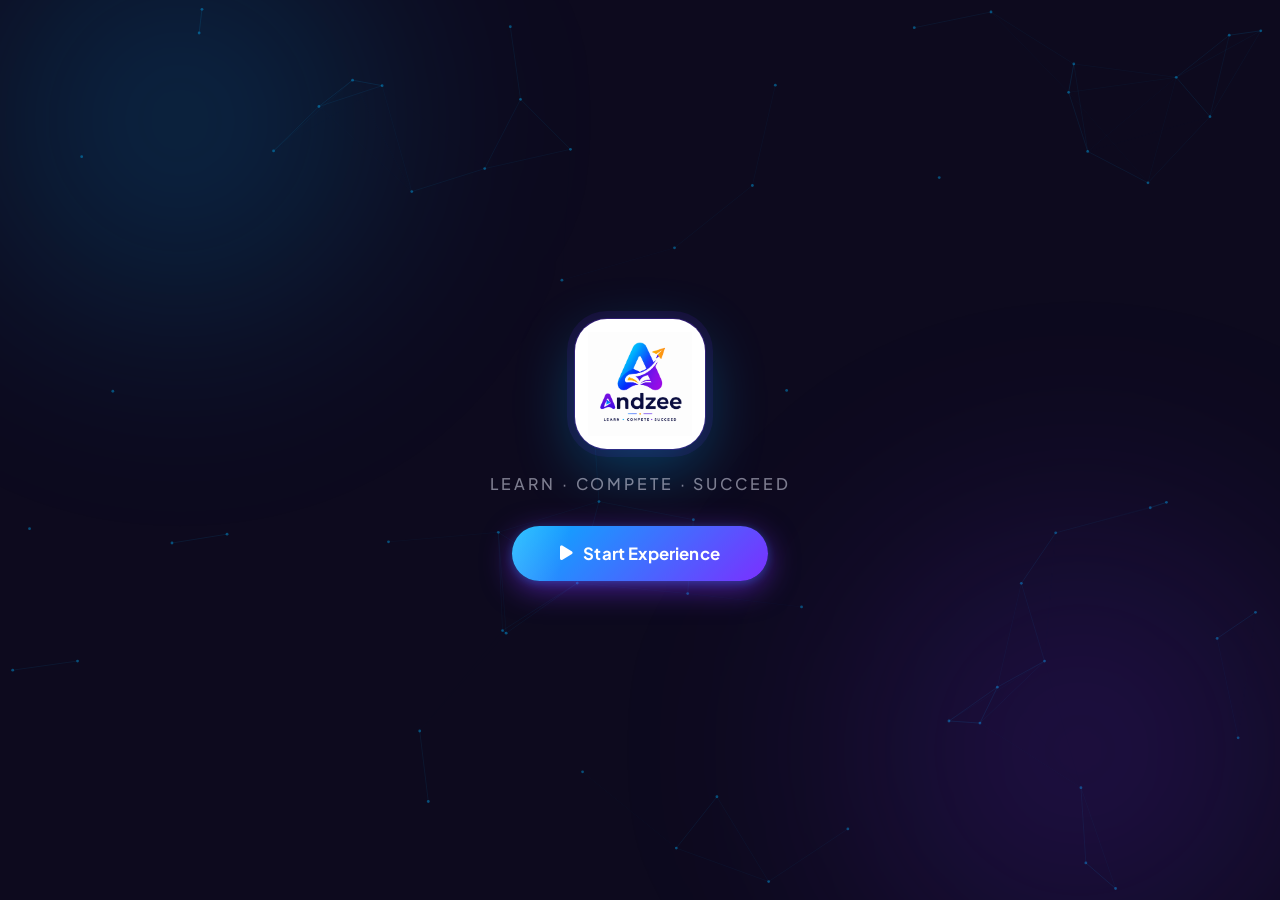
<file: index.html>
<!DOCTYPE html>
<html lang="en">
<head>
    <meta charset="UTF-8">
    <meta name="viewport" content="width=device-width, initial-scale=1.0">
    <title>Andzee | The Future Classrooms</title>

    <link rel="stylesheet" href="style.css">

    <!-- Google Fonts: Plus Jakarta Sans + DM Sans -->
    <link rel="preconnect" href="https://fonts.googleapis.com">
    <link href="https://fonts.googleapis.com/css2?family=Plus+Jakarta+Sans:wght@300;400;500;600;700;800&family=DM+Sans:wght@300;400;500;600&display=swap" rel="stylesheet">

    <!-- Font Awesome -->
    <link rel="stylesheet" href="https://cdnjs.cloudflare.com/ajax/libs/font-awesome/6.5.2/css/all.min.css">
</head>
<body>

    <!-- ==========================================
                START EXPERIENCE SCREEN
    =========================================== -->
    <div id="startScreen">
        <canvas id="startCanvas"></canvas>

        <!-- Ambient aurora layers -->
        <div class="aurora aurora-blue"></div>
        <div class="aurora aurora-purple"></div>

        <div class="start-content">
            <div class="logo-badge">
                <img src="Andzee.png" alt="Andzee Logo" class="start-logo">
            </div>

            <p class="start-tagline">Learn · Compete · Succeed</p>

            <button id="startExperience">
                <span class="btn-text">
                    <i class="fa-solid fa-play"></i>
                    Start Experience
                </span>
                <span class="btn-shine"></span>
            </button>
        </div>
    </div>

    <!-- ==========================================
                    VIDEO LOADER
    =========================================== -->
    <div id="loader" class="hidden-loader">
        <video
            id="loaderVideo"
            class="loader-video"
            playsinline
            preload="auto">

            <source src="andzee-loader.mp4" type="video/mp4">
        </video>

        <button id="skipIntro">
            <i class="fa-solid fa-forward-step"></i>
            Skip Intro
        </button>
    </div>

    <!-- ==========================================
                    LOGIN PAGE
    =========================================== -->
    <div class="page hidden" id="mainPage">

        <canvas id="mainCanvas"></canvas>

        <!-- Aurora Background -->
        <div class="aurora aurora-blue"></div>
        <div class="aurora aurora-purple"></div>
        <div class="aurora aurora-amber"></div>

        <!-- Floating Icons -->
        <div class="floating-icons" aria-hidden="true">
            <i class="fa-solid fa-paper-plane icon icon1"></i>
            <i class="fa-solid fa-star icon icon2"></i>
            <i class="fa-solid fa-book-open icon icon3"></i>
            <i class="fa-solid fa-trophy icon icon4"></i>
            <i class="fa-solid fa-graduation-cap icon icon5"></i>
        </div>

        <div class="container">

            <!-- Logo -->
            <div class="logo-lockup fade-up">
                <div class="main-logo-wrap">
                    <img src="Andzee.png" alt="Andzee Logo" class="main-logo">
                </div>
            </div>

            <!-- Headline -->
            <h1 class="hero-headline fade-up delay-1">
                The Future<br>
                <span class="gradient-text">Classrooms</span>
            </h1>

            <p class="hero-sub fade-up delay-2">
                Learn English · Compete Smart · Get Placement Ready
            </p>

            <!-- Login Card -->
            <div class="join-card fade-up delay-3">

                <!-- ==========================================
                            STUDENT SECTION
                =========================================== -->
                <div class="card-section">

                    <div class="section-eyebrow">
                        <span class="eyebrow-dot student-dot"></span>
                        Student — Join a Live Game
                    </div>

                    <button id="joinBtn" class="student-join-btn" onclick="window.location.href='student.html'">
                        <span>Join Game</span>
                        <i class="fa-solid fa-arrow-right"></i>
                    </button>

                </div>

                <!-- Divider -->
                <div class="card-divider">
                    <div class="divider-line"></div>

                    <span class="divider-label">
                        or
                    </span>

                    <div class="divider-line"></div>
                </div>

                <!-- ==========================================
                            TEACHER SECTION
                =========================================== -->
                <div class="card-section">

                    <div class="section-eyebrow">
                        <span class="eyebrow-dot teacher-dot"></span>
                        Teacher — Manage Sessions
                    </div>

                    <button
                        class="teacher-btn"
                        id="hostBtn"
                        onclick="window.location.href='teacher.html'">

                        <span class="teacher-icon-wrap">
                            <i class="fa-solid fa-chalkboard-user"></i>
                        </span>

                        <span class="teacher-label">
                            Teacher Dashboard
                        </span>

                        <i class="fa-solid fa-chevron-right teacher-arrow"></i>
                    </button>

                </div>

            </div>

            <p class="footer-note fade-up delay-4">
                Powered by Andzee · Placement-Ready English Learning
            </p>

        </div>
    </div>

    <script src="script.js"></script>

</body>
</html>
</file>
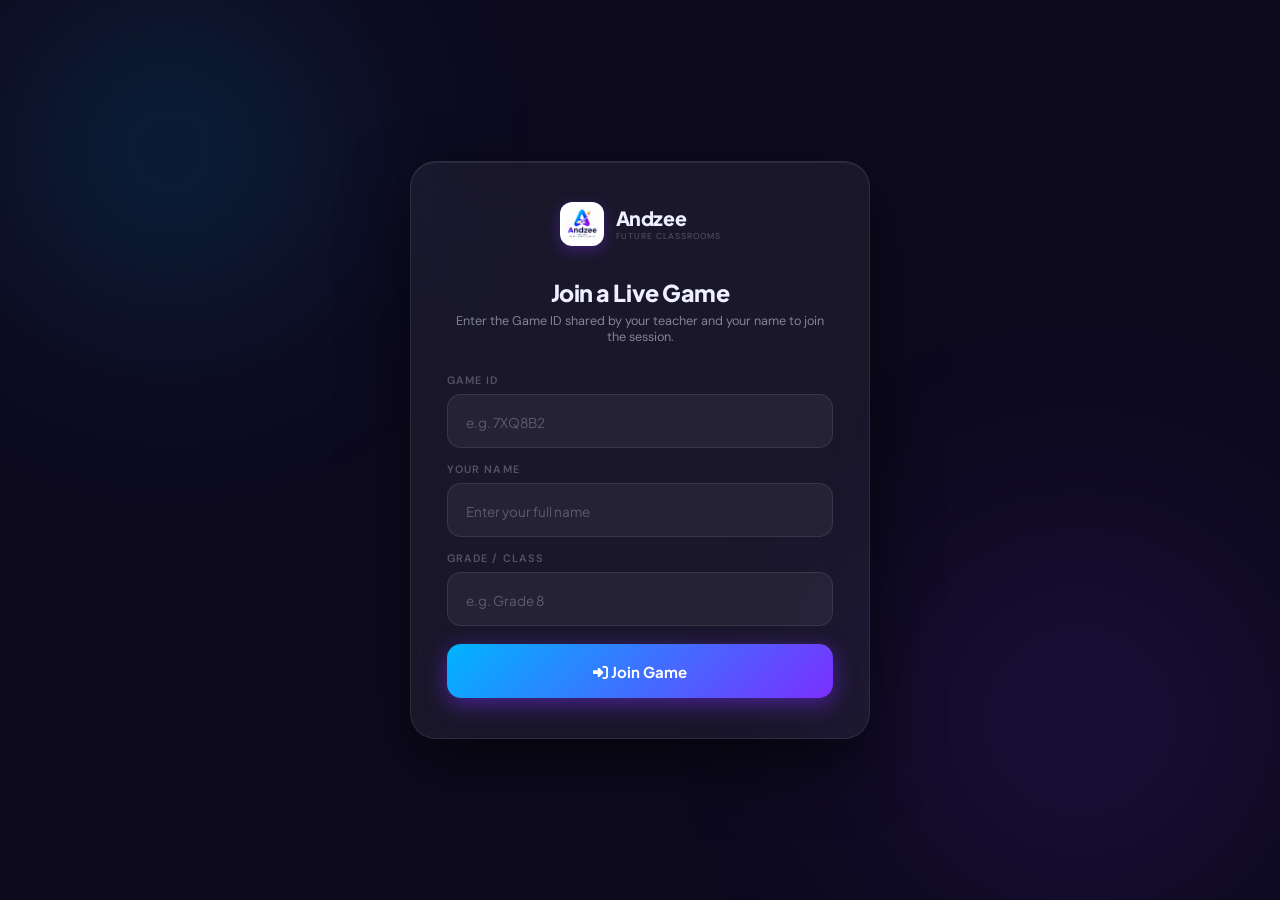
<file: student.html>
<!DOCTYPE html>
<html lang="en">
<head>
<meta charset="UTF-8">
<meta name="viewport" content="width=device-width, initial-scale=1.0">
<title>Andzee | Student Game</title>
<link rel="preconnect" href="https://fonts.googleapis.com">
<link href="https://fonts.googleapis.com/css2?family=Plus+Jakarta+Sans:wght@300;400;500;600;700;800&family=DM+Sans:wght@300;400;500;600&display=swap" rel="stylesheet">
<link rel="stylesheet" href="https://cdnjs.cloudflare.com/ajax/libs/font-awesome/6.5.2/css/all.min.css">
<style>
/* ==========================================
   ANDZEE STUDENT GAME — DESIGN TOKENS
   navy #0D0A1E | blue #00B4FF | purple #7B2FFF
   amber #FF9B00 | green #10B981 | red #EF4444
========================================== */
*,*::before,*::after{margin:0;padding:0;box-sizing:border-box;}
:root{
  --blue:#00B4FF; --blue-dim:rgba(0,180,255,.13);
  --purple:#7B2FFF; --purple-dim:rgba(123,47,255,.15);
  --amber:#FF9B00; --amber-dim:rgba(255,155,0,.14);
  --green:#10B981; --green-dim:rgba(16,185,129,.14);
  --red:#EF4444; --red-dim:rgba(239,68,68,.14);
  --navy:#0D0A1E; --navy2:#120E2A; --navy3:#1A1535; --navy4:#221C40;
  --off:#EEF0FF; --muted:rgba(238,240,255,.5); --muted2:rgba(238,240,255,.28);
  --glass:rgba(255,255,255,.055); --border:rgba(255,255,255,.09); --border2:rgba(255,255,255,.06);
  --grad:linear-gradient(135deg,var(--blue),var(--purple));
  --f-d:'Plus Jakarta Sans',sans-serif; --f-b:'DM Sans',sans-serif;
  --r:14px; --r-sm:10px; --r-lg:20px; --r-xl:26px;
  --sidebar-w:220px;
  --shadow:0 24px 64px rgba(0,0,0,.55);
}
html{font-size:15px;height:100%;}
body{font-family:var(--f-b);background:var(--navy);color:var(--off);min-height:100vh;display:flex;-webkit-font-smoothing:antialiased;overflow:hidden;}
::-webkit-scrollbar{width:5px;height:5px;}
::-webkit-scrollbar-track{background:transparent;}
::-webkit-scrollbar-thumb{background:rgba(255,255,255,.12);border-radius:99px;}

/* ==========================================
   SCREENS — single-page state machine
========================================== */
.screen{display:none;width:100%;min-height:100vh;}
.screen.active{display:flex;}

/* ==========================================
   JOIN SCREEN  (entry gate)
========================================== */
#joinScreen{
  flex-direction:column;align-items:center;justify-content:center;
  background:var(--navy);position:relative;overflow:hidden;
}
.join-aurora{position:absolute;border-radius:50%;filter:blur(90px);pointer-events:none;}
.join-aurora-1{width:500px;height:500px;background:radial-gradient(circle,rgba(0,180,255,.18),transparent 70%);top:-100px;left:-80px;animation:auroraDrift 18s ease-in-out infinite alternate;}
.join-aurora-2{width:600px;height:600px;background:radial-gradient(circle,rgba(123,47,255,.16),transparent 70%);bottom:-120px;right:-100px;animation:auroraDrift 14s ease-in-out infinite alternate-reverse;}
.join-card{
  position:relative;z-index:2;
  width:min(460px,92%);
  background:var(--glass);border:1px solid var(--border);
  border-radius:var(--r-xl);padding:40px 36px;
  backdrop-filter:blur(24px);
  box-shadow:var(--shadow),inset 0 1px 0 rgba(255,255,255,.07);
  animation:riseIn .8s cubic-bezier(.16,1,.3,1) both;
}
.join-logo{display:flex;align-items:center;gap:12px;margin-bottom:32px;justify-content:center;}
.join-logo-img{width:44px;height:44px;background:#fff;border-radius:12px;display:flex;align-items:center;justify-content:center;overflow:hidden;box-shadow:0 4px 14px rgba(123,47,255,.35);}
.join-logo-img img{width:36px;height:36px;object-fit:contain;}
.join-logo-text{font-family:var(--f-d);font-size:1.3rem;font-weight:800;color:var(--off);letter-spacing:-.02em;}
.join-logo-sub{font-size:.62rem;color:var(--muted2);letter-spacing:.1em;text-transform:uppercase;}
.join-title{font-family:var(--f-d);font-size:1.55rem;font-weight:800;color:var(--off);text-align:center;margin-bottom:6px;letter-spacing:-.02em;}
.join-sub{font-size:.84rem;color:var(--muted);text-align:center;margin-bottom:28px;}
.field-label{font-size:.72rem;font-weight:600;letter-spacing:.1em;text-transform:uppercase;color:var(--muted2);margin-bottom:7px;display:block;}
.field-input{
  width:100%;height:54px;
  padding:0 18px;border:1.5px solid var(--border);border-radius:var(--r);
  background:rgba(255,255,255,.05);color:var(--off);
  font-family:var(--f-d);font-size:1rem;font-weight:600;
  outline:none;transition:border-color .2s,box-shadow .2s;
  margin-bottom:14px;
}
.field-input::placeholder{color:var(--muted2);font-weight:400;font-size:.9rem;}
.field-input:focus{border-color:rgba(123,47,255,.6);box-shadow:0 0 0 3px rgba(123,47,255,.13);}
.field-input.error{border-color:rgba(239,68,68,.6);box-shadow:0 0 0 3px rgba(239,68,68,.12);animation:shake .4s ease;}
.join-btn{
  width:100%;height:54px;border:none;border-radius:var(--r);
  background:var(--grad);color:#fff;
  font-family:var(--f-d);font-size:1rem;font-weight:700;
  cursor:pointer;transition:transform .22s,box-shadow .22s;
  box-shadow:0 6px 22px rgba(123,47,255,.5);margin-top:4px;
}
.join-btn:hover{transform:translateY(-2px);box-shadow:0 12px 36px rgba(123,47,255,.6);}
.join-btn:active{transform:translateY(0);}
.join-btn:disabled{opacity:.6;cursor:not-allowed;transform:none;}
.join-error{
  display:none;font-size:.78rem;color:var(--red);
  background:var(--red-dim);border:1px solid rgba(239,68,68,.25);
  border-radius:var(--r-sm);padding:9px 14px;margin-bottom:14px;
}
.join-error.show{display:flex;align-items:center;gap:8px;}

/* ==========================================
   GAME LAYOUT  (sidebar + content)
   Shared by screens 2,3,4
========================================== */
.game-layout{display:flex;width:100%;min-height:100vh;}

/* SIDEBAR */
.g-sidebar{
  width:var(--sidebar-w);flex-shrink:0;
  background:var(--navy2);border-right:1px solid var(--border);
  display:flex;flex-direction:column;position:fixed;top:0;bottom:0;left:0;z-index:100;
  overflow-y:auto;
}
.g-logo{padding:18px 16px 14px;border-bottom:1px solid var(--border2);display:flex;align-items:center;gap:10px;}
.g-logo-img{width:36px;height:36px;background:#fff;border-radius:9px;display:flex;align-items:center;justify-content:center;overflow:hidden;box-shadow:0 3px 10px rgba(123,47,255,.3);}
.g-logo-img img{width:28px;height:28px;object-fit:contain;}
.g-logo-text{display:flex;flex-direction:column;line-height:1;}
.g-logo-name{font-family:var(--f-d);font-size:.9rem;font-weight:800;color:var(--off);}
.g-logo-sub{font-size:.58rem;color:var(--muted2);letter-spacing:.08em;text-transform:uppercase;margin-top:2px;}
.g-nav{flex:1;padding:12px 0;}
.g-nav-item{
  display:flex;align-items:center;gap:10px;
  padding:10px 16px;color:var(--muted);
  font-size:.82rem;font-weight:500;cursor:pointer;
  transition:background .18s,color .18s;border:none;background:none;width:100%;text-align:left;
  border-radius:0;position:relative;
}
.g-nav-item i{width:16px;text-align:center;font-size:.82rem;flex-shrink:0;}
.g-nav-item:hover{background:rgba(255,255,255,.04);color:var(--off);}
.g-nav-item.active{color:var(--off);background:var(--purple-dim);}
.g-nav-item.active::before{content:'';position:absolute;left:0;top:0;bottom:0;width:3px;background:var(--grad);border-radius:0 2px 2px 0;}
.g-nav-item.active i{color:var(--purple);}
.g-sidebar-footer{padding:14px 16px;border-top:1px solid var(--border2);}
.g-logout{display:flex;align-items:center;gap:9px;padding:9px 12px;border-radius:var(--r-sm);color:var(--muted);font-size:.8rem;font-weight:500;cursor:pointer;transition:background .18s,color .18s;border:none;background:none;width:100%;}
.g-logout:hover{background:var(--red-dim);color:var(--red);}
.g-user{display:flex;align-items:center;gap:9px;padding:12px 16px 4px;}
.g-user-avatar{width:34px;height:34px;border-radius:50%;background:var(--grad);display:flex;align-items:center;justify-content:center;font-family:var(--f-d);font-size:.75rem;font-weight:700;color:#fff;flex-shrink:0;border:2px solid rgba(123,47,255,.4);}
.g-user-info{display:flex;flex-direction:column;line-height:1.2;}
.g-user-name{font-size:.82rem;font-weight:600;color:var(--off);}
.g-user-role{font-size:.68rem;color:var(--muted2);}

/* MAIN AREA */
.g-main{margin-left:var(--sidebar-w);flex:1;display:flex;flex-direction:column;min-height:100vh;}
.g-topbar{
  display:flex;align-items:center;gap:16px;padding:0 24px;height:60px;
  background:rgba(13,10,30,.85);backdrop-filter:blur(20px);
  border-bottom:1px solid var(--border);flex-shrink:0;position:sticky;top:0;z-index:50;
}
.g-game-id{font-family:var(--f-d);font-size:.7rem;font-weight:600;color:var(--muted2);text-transform:uppercase;letter-spacing:.08em;}
.g-game-id span{color:var(--blue);font-size:.95rem;font-weight:800;letter-spacing:.1em;display:block;margin-top:1px;}
.g-progress-wrap{flex:1;display:flex;align-items:center;gap:12px;}
.g-progress-label{font-size:.72rem;color:var(--muted);white-space:nowrap;}
.g-progress-bar{flex:1;height:5px;background:rgba(255,255,255,.08);border-radius:99px;overflow:hidden;max-width:200px;}
.g-progress-fill{height:100%;background:var(--grad);border-radius:99px;transition:width .5s ease;}
.g-score-badge{display:flex;align-items:center;gap:7px;background:var(--amber-dim);border:1px solid rgba(255,155,0,.2);border-radius:99px;padding:5px 14px;}
.g-score-badge i{color:var(--amber);font-size:.8rem;}
.g-score-badge span{font-family:var(--f-d);font-size:.88rem;font-weight:700;color:var(--off);}
.g-content{flex:1;padding:22px 24px;overflow-y:auto;}

/* ==========================================
   WAITING ROOM
========================================== */
.wait-header{
  background:var(--glass);border:1px solid var(--border);border-radius:var(--r);
  padding:16px 20px;display:flex;align-items:center;gap:20px;margin-bottom:20px;
}
.wait-info-block{display:flex;flex-direction:column;gap:2px;}
.wait-info-label{font-size:.66rem;color:var(--muted2);text-transform:uppercase;letter-spacing:.08em;font-weight:600;}
.wait-info-val{font-family:var(--f-d);font-size:.95rem;font-weight:700;color:var(--off);}
.wait-info-val.blue{color:var(--blue);font-size:1.1rem;letter-spacing:.06em;}
.wait-info-sep{width:1px;height:32px;background:var(--border);}
.wait-status-dot{width:8px;height:8px;border-radius:50%;background:var(--amber);box-shadow:0 0 8px rgba(255,155,0,.6);animation:statusPulse 1.8s ease-in-out infinite;flex-shrink:0;}
.wait-status-text{font-size:.82rem;font-weight:500;color:var(--amber);}
.wait-hero{
  background:var(--glass);border:1px solid var(--border);border-radius:var(--r-lg);
  padding:36px 32px;display:flex;align-items:center;gap:32px;margin-bottom:18px;
  flex-wrap:wrap;
}
.wait-hero-text h2{font-family:var(--f-d);font-size:1.65rem;font-weight:800;color:var(--off);letter-spacing:-.02em;line-height:1.2;margin-bottom:10px;}
.wait-hero-text p{font-size:.84rem;color:var(--muted);line-height:1.6;}
.wait-hero-art{
  width:180px;height:120px;flex-shrink:0;
  background:var(--navy3);border-radius:var(--r);
  display:flex;align-items:center;justify-content:center;
  font-size:4rem;border:1px solid var(--border2);position:relative;overflow:hidden;
}
.wait-hero-art::before{content:'';position:absolute;inset:0;background:var(--grad);opacity:.06;}
.wait-tips{display:grid;grid-template-columns:repeat(3,1fr);gap:12px;}
.wait-tip{
  background:var(--glass);border:1px solid var(--border);border-radius:var(--r);
  padding:16px;display:flex;flex-direction:column;align-items:center;gap:8px;text-align:center;
}
.wait-tip i{font-size:1.1rem;color:var(--blue);}
.wait-tip span{font-size:.75rem;color:var(--muted);line-height:1.5;}
.wait-players-section{margin-top:18px;}
.section-title{font-family:var(--f-d);font-size:.85rem;font-weight:700;color:var(--off);margin-bottom:12px;display:flex;align-items:center;gap:8px;}
.section-title i{color:var(--purple);}
.players-grid{display:flex;flex-wrap:wrap;gap:8px;}
.player-chip{
  display:flex;align-items:center;gap:7px;
  background:var(--glass);border:1px solid var(--border2);
  border-radius:99px;padding:5px 12px 5px 5px;
  animation:chipIn .3s ease;
}
.player-chip-av{width:24px;height:24px;border-radius:50%;background:var(--grad);display:flex;align-items:center;justify-content:center;font-size:.62rem;font-weight:700;color:#fff;flex-shrink:0;}
.player-chip span{font-size:.75rem;font-weight:500;color:var(--off);}
.you-chip .player-chip-av{background:linear-gradient(135deg,var(--amber),#ff6b00);}

/* ==========================================
   GAMEPLAY
========================================== */
.game-wrap{display:grid;grid-template-columns:1fr 280px;gap:16px;align-items:start;}
.question-panel{
  background:var(--glass);border:1px solid var(--border);border-radius:var(--r-lg);
  padding:28px;
}
.q-meta{display:flex;align-items:center;justify-content:space-between;margin-bottom:20px;}
.q-number{font-size:.72rem;color:var(--muted);text-transform:uppercase;letter-spacing:.08em;font-weight:600;}
.q-timer{
  width:48px;height:48px;border-radius:50%;
  background:var(--navy3);border:3px solid var(--purple);
  display:flex;align-items:center;justify-content:center;
  font-family:var(--f-d);font-size:1.1rem;font-weight:800;color:var(--off);
  position:relative;flex-shrink:0;
}
.q-timer.urgent{border-color:var(--red);color:var(--red);animation:timerUrgent .5s ease-in-out infinite;}
.q-timer svg{position:absolute;top:-3px;left:-3px;transform:rotate(-90deg);}
.q-timer svg circle{transition:stroke-dashoffset .9s linear;}
.question-text{font-family:var(--f-d);font-size:1.2rem;font-weight:700;color:var(--off);line-height:1.45;margin-bottom:22px;}
.choices{display:flex;flex-direction:column;gap:10px;}
.choice-btn{
  display:flex;align-items:center;gap:14px;
  padding:14px 18px;border-radius:var(--r);
  background:rgba(255,255,255,.04);border:1.5px solid var(--border);
  color:var(--off);font-family:var(--f-d);font-size:.92rem;font-weight:500;
  cursor:pointer;transition:all .18s;text-align:left;width:100%;
}
.choice-btn:hover:not(:disabled){background:rgba(255,255,255,.08);border-color:rgba(255,255,255,.18);transform:translateX(3px);}
.choice-btn:disabled{cursor:not-allowed;}
.choice-letter{
  width:30px;height:30px;border-radius:8px;flex-shrink:0;
  background:rgba(255,255,255,.08);
  display:flex;align-items:center;justify-content:center;
  font-size:.78rem;font-weight:700;color:var(--muted);
  transition:all .18s;
}
.choice-btn.correct{background:rgba(16,185,129,.15);border-color:rgba(16,185,129,.5);}
.choice-btn.correct .choice-letter{background:var(--green);color:#fff;}
.choice-btn.correct .choice-check{color:var(--green);margin-left:auto;font-size:.9rem;}
.choice-btn.wrong{background:rgba(239,68,68,.12);border-color:rgba(239,68,68,.4);}
.choice-btn.wrong .choice-letter{background:var(--red);color:#fff;}
.choice-btn.wrong .choice-check{color:var(--red);margin-left:auto;font-size:.9rem;}
.choice-btn.selected{background:var(--purple-dim);border-color:rgba(123,47,255,.5);}
.choice-btn.selected .choice-letter{background:var(--purple);color:#fff;}
.funfact{
  display:none;margin-top:18px;
  background:var(--navy3);border:1px solid var(--border2);border-radius:var(--r);
  padding:14px 16px;font-size:.8rem;color:var(--muted);line-height:1.6;
}
.funfact.show{display:flex;align-items:flex-start;gap:9px;animation:fadeIn .4s ease;}
.funfact i{color:var(--amber);flex-shrink:0;margin-top:1px;}
/* Scoreboard sidebar */
.live-scores-panel{
  background:var(--glass);border:1px solid var(--border);border-radius:var(--r-lg);
  padding:20px;position:sticky;top:82px;
}
.ls-header{display:flex;align-items:center;justify-content:space-between;margin-bottom:14px;}
.ls-title{font-family:var(--f-d);font-size:.88rem;font-weight:700;color:var(--off);}
.ls-viewall{font-size:.72rem;color:var(--purple);cursor:pointer;font-weight:600;}
.ls-item{
  display:flex;align-items:center;gap:8px;
  padding:8px 10px;border-radius:var(--r-sm);
  transition:background .15s;margin-bottom:4px;
}
.ls-item:hover{background:rgba(255,255,255,.04);}
.ls-item.you{background:var(--purple-dim);border:1px solid rgba(123,47,255,.25);border-radius:var(--r-sm);}
.ls-rank{width:18px;font-size:.72rem;font-weight:700;color:var(--muted2);text-align:center;flex-shrink:0;}
.ls-av{width:26px;height:26px;border-radius:50%;background:var(--grad);display:flex;align-items:center;justify-content:center;font-size:.62rem;font-weight:700;color:#fff;flex-shrink:0;}
.ls-av.you-av{background:linear-gradient(135deg,var(--amber),#ff6b00);}
.ls-name{flex:1;font-size:.78rem;font-weight:500;color:var(--off);white-space:nowrap;overflow:hidden;text-overflow:ellipsis;}
.ls-pts{font-family:var(--f-d);font-size:.82rem;font-weight:700;color:var(--off);flex-shrink:0;}
.ls-pts.top{color:var(--amber);}

/* ==========================================
   FINAL SCOREBOARD
========================================== */
#finalScreen .g-content{display:flex;flex-direction:column;gap:16px;}
.final-header{text-align:center;padding:8px 0 4px;}
.final-gameover{font-family:var(--f-d);font-size:1.65rem;font-weight:800;color:var(--off);letter-spacing:-.02em;}
.final-sub{font-size:.82rem;color:var(--muted);margin-top:4px;}
.podium-row{display:flex;align-items:flex-end;justify-content:center;gap:12px;margin:8px 0 4px;}
.podium-item{display:flex;flex-direction:column;align-items:center;gap:8px;}
.podium-avatar{
  border-radius:50%;background:var(--navy3);
  display:flex;align-items:center;justify-content:center;
  font-family:var(--f-d);font-weight:700;color:#fff;
  border:3px solid transparent;position:relative;font-size:.8rem;
}
.podium-avatar.p1{width:70px;height:70px;font-size:.9rem;border-color:var(--amber);box-shadow:0 0 20px rgba(255,155,0,.4);}
.podium-avatar.p2{width:58px;height:58px;border-color:#94A3B8;}
.podium-avatar.p3{width:54px;height:54px;border-color:#C2845B;}
.podium-crown{position:absolute;top:-16px;left:50%;transform:translateX(-50%);font-size:1rem;}
.podium-medal{
  width:22px;height:22px;border-radius:50%;
  display:flex;align-items:center;justify-content:center;
  font-size:.65rem;font-weight:800;color:#fff;
  position:absolute;bottom:-6px;right:-6px;
  border:2px solid var(--navy2);
}
.m1{background:linear-gradient(135deg,#F59E0B,#FBBF24);}
.m2{background:linear-gradient(135deg,#94A3B8,#CBD5E1);color:#1E293B;}
.m3{background:linear-gradient(135deg,#C2845B,#E2A07A);}
.podium-name{font-size:.75rem;font-weight:600;color:var(--off);text-align:center;}
.podium-score{font-family:var(--f-d);font-size:.88rem;font-weight:800;}
.podium-score.s1{color:var(--amber);}
.podium-score.s2{color:#94A3B8;}
.podium-score.s3{color:#C2845B;}
.podium-block{height:50px;border-radius:8px 8px 0 0;display:flex;align-items:center;justify-content:center;font-size:.72rem;font-weight:700;color:rgba(255,255,255,.6);width:70px;}
.pb1{background:linear-gradient(180deg,rgba(245,158,11,.25),rgba(245,158,11,.1));height:70px;border:1px solid rgba(245,158,11,.2);}
.pb2{background:linear-gradient(180deg,rgba(148,163,184,.18),rgba(148,163,184,.07));height:56px;border:1px solid rgba(148,163,184,.2);}
.pb3{background:linear-gradient(180deg,rgba(194,132,91,.18),rgba(194,132,91,.07));height:44px;border:1px solid rgba(194,132,91,.2);}
.final-grid{display:grid;grid-template-columns:1fr 1fr;gap:14px;}
.my-rank-card{
  background:var(--purple-dim);border:1px solid rgba(123,47,255,.3);
  border-radius:var(--r);padding:16px 20px;
  display:flex;align-items:center;gap:12px;
}
.my-rank-av{width:42px;height:42px;border-radius:50%;background:linear-gradient(135deg,var(--amber),#ff6b00);display:flex;align-items:center;justify-content:center;font-family:var(--f-d);font-size:.85rem;font-weight:700;color:#fff;flex-shrink:0;}
.my-rank-info{flex:1;}
.my-rank-name{font-family:var(--f-d);font-size:.9rem;font-weight:700;color:var(--off);}
.my-rank-pos{font-size:.75rem;color:var(--muted);margin-top:2px;}
.my-rank-pts{font-family:var(--f-d);font-size:1.2rem;font-weight:800;background:var(--grad);-webkit-background-clip:text;-webkit-text-fill-color:transparent;background-clip:text;}
.perf-card{
  background:var(--glass);border:1px solid var(--border);border-radius:var(--r);padding:16px 20px;
}
.perf-title{font-size:.72rem;color:var(--muted2);text-transform:uppercase;letter-spacing:.08em;font-weight:600;margin-bottom:10px;}
.perf-stats{display:flex;gap:14px;}
.perf-stat{display:flex;flex-direction:column;align-items:center;}
.perf-stat-label{font-size:.68rem;color:var(--muted);margin-bottom:3px;}
.perf-stat-value{font-family:var(--f-d);font-size:1.1rem;font-weight:800;color:var(--off);}
.share-card{
  background:var(--glass);border:1px solid var(--border);border-radius:var(--r);
  padding:18px 20px;
}
.share-title{font-size:.78rem;font-weight:700;color:var(--off);margin-bottom:4px;}
.share-sub{font-size:.72rem;color:var(--muted);margin-bottom:14px;}
.share-btns{display:grid;grid-template-columns:1fr 1fr;gap:8px;}
.share-btn{
  display:flex;align-items:center;justify-content:center;gap:8px;
  padding:10px 12px;border-radius:var(--r-sm);
  font-family:var(--f-d);font-size:.78rem;font-weight:600;
  cursor:pointer;border:none;transition:all .18s;
}
.share-btn:hover{transform:translateY(-1px);}
.sb-wa{background:#25D366;color:#fff;}
.sb-wa:hover{background:#1ebe5d;}
.sb-fb{background:#1877F2;color:#fff;}
.sb-fb:hover{background:#0d6ae0;}
.sb-tw{background:#1DA1F2;color:#fff;}
.sb-tw:hover{background:#0d8fe0;}
.sb-li{background:#0A66C2;color:#fff;}
.sb-li:hover{background:#0856a8;}
.sb-link{background:var(--glass);color:var(--off);border:1px solid var(--border);}
.sb-link:hover{background:rgba(255,255,255,.08);}
.copy-link-row{display:flex;gap:8px;margin-top:10px;}
.copy-link-input{flex:1;background:rgba(255,255,255,.04);border:1px solid var(--border);border-radius:var(--r-sm);padding:9px 12px;color:var(--muted);font-size:.75rem;outline:none;}
.copy-link-btn{padding:9px 14px;border-radius:var(--r-sm);background:var(--purple-dim);color:var(--purple);border:1px solid rgba(123,47,255,.25);font-size:.75rem;font-weight:600;cursor:pointer;transition:background .18s;white-space:nowrap;}
.copy-link-btn:hover{background:rgba(123,47,255,.25);}
.top3-panel{background:var(--glass);border:1px solid var(--border);border-radius:var(--r);padding:18px 20px;}
.top3-list{display:flex;flex-direction:column;gap:6px;margin-top:10px;}
.top3-row{display:flex;align-items:center;gap:10px;padding:9px 12px;border-radius:var(--r-sm);background:rgba(255,255,255,.03);border:1px solid var(--border2);}
.t3-medal{width:22px;height:22px;border-radius:50%;display:flex;align-items:center;justify-content:center;font-size:.65rem;font-weight:800;flex-shrink:0;}
.t3-av{width:28px;height:28px;border-radius:50%;background:var(--grad);display:flex;align-items:center;justify-content:center;font-size:.65rem;font-weight:700;color:#fff;flex-shrink:0;}
.t3-name{flex:1;font-size:.8rem;font-weight:600;color:var(--off);}
.t3-pts{font-family:var(--f-d);font-size:.85rem;font-weight:800;color:var(--off);}
.final-actions{display:flex;gap:10px;margin-top:4px;}
.final-actions .btn{flex:1;justify-content:center;height:46px;font-size:.88rem;}
.btn{display:inline-flex;align-items:center;gap:8px;padding:10px 20px;border-radius:var(--r-sm);font-family:var(--f-d);font-size:.82rem;font-weight:600;cursor:pointer;border:none;transition:all .2s;white-space:nowrap;}
.btn-primary{background:var(--grad);color:#fff;box-shadow:0 4px 16px rgba(123,47,255,.4);}
.btn-primary:hover{transform:translateY(-1px);box-shadow:0 8px 24px rgba(123,47,255,.5);}
.btn-ghost{background:var(--glass);color:var(--off);border:1px solid var(--border);}
.btn-ghost:hover{background:rgba(255,255,255,.08);}

/* ==========================================
   TOAST
========================================== */
.toast-wrap{position:fixed;bottom:20px;right:20px;z-index:9999;display:flex;flex-direction:column;gap:8px;pointer-events:none;}
.toast{display:flex;align-items:center;gap:9px;padding:11px 16px;border-radius:var(--r-sm);background:var(--navy3);border:1px solid var(--border);box-shadow:0 8px 28px rgba(0,0,0,.5);font-size:.8rem;color:var(--off);animation:toastIn .3s ease;pointer-events:all;}
.toast.out{animation:toastOut .25s ease forwards;}
.toast i{font-size:.82rem;flex-shrink:0;}
.toast-s i{color:var(--green);}
.toast-i i{color:var(--blue);}
.toast-w i{color:var(--amber);}

/* ==========================================
   SCORE POPUP (points earned)
========================================== */
.score-popup{
  position:fixed;top:50%;left:50%;transform:translate(-50%,-50%) scale(.8);
  background:var(--navy2);border:2px solid var(--purple);border-radius:var(--r-xl);
  padding:30px 48px;text-align:center;z-index:500;
  box-shadow:var(--shadow);display:none;
}
.score-popup.show{display:block;animation:popupIn .4s cubic-bezier(.16,1,.3,1) forwards;}
.score-popup h3{font-family:var(--f-d);font-size:1rem;font-weight:600;color:var(--muted);margin-bottom:6px;}
.score-popup .pts{font-family:var(--f-d);font-size:2.4rem;font-weight:800;background:var(--grad);-webkit-background-clip:text;-webkit-text-fill-color:transparent;background-clip:text;line-height:1;}
.score-popup .streak{font-size:.8rem;color:var(--amber);margin-top:6px;}
.popup-overlay{position:fixed;inset:0;background:rgba(13,10,30,.5);z-index:499;display:none;}
.popup-overlay.show{display:block;}

/* ==========================================
   KEYFRAMES
========================================== */
@keyframes riseIn{from{opacity:0;transform:translateY(20px);}to{opacity:1;transform:translateY(0);}}
@keyframes auroraDrift{0%{transform:translate(0,0) scale(1);}100%{transform:translate(35px,45px) scale(1.06);}}
@keyframes fadeIn{from{opacity:0;}to{opacity:1;}}
@keyframes shake{10%,90%{transform:translateX(-5px);}30%,70%{transform:translateX(5px);}50%{transform:translateX(-4px);}}
@keyframes chipIn{from{opacity:0;transform:scale(.85);}to{opacity:1;transform:scale(1);}}
@keyframes statusPulse{0%,100%{opacity:1;}50%{opacity:.4;}}
@keyframes timerUrgent{0%,100%{transform:scale(1);}50%{transform:scale(1.08);}}
@keyframes toastIn{from{opacity:0;transform:translateX(16px);}to{opacity:1;transform:translateX(0);}}
@keyframes toastOut{to{opacity:0;transform:translateX(16px);}}
@keyframes popupIn{from{opacity:0;transform:translate(-50%,-50%) scale(.8);}to{opacity:1;transform:translate(-50%,-50%) scale(1);}}
@keyframes confettiFall{0%{opacity:1;transform:translateY(-20px) rotate(0deg);}100%{opacity:0;transform:translateY(100vh) rotate(720deg);}}

/* ==========================================
   RESPONSIVE
========================================== */
@media(max-width:900px){
  .game-wrap{grid-template-columns:1fr;}
  .live-scores-panel{position:static;}
  .final-grid{grid-template-columns:1fr;}
}
@media(max-width:768px){
  :root{--sidebar-w:0px;}
  .g-sidebar{transform:translateX(-220px);width:220px;}
  .g-sidebar.open{transform:translateX(0);}
  .g-main{margin-left:0;}
  .g-content{padding:16px;}
  .wait-hero{flex-direction:column;padding:24px 20px;}
  .wait-hero-art{width:100%;height:80px;}
  .wait-tips{grid-template-columns:1fr 1fr;}
}
@media(max-width:480px){
  .wait-tips{grid-template-columns:1fr;}
  .podium-row{gap:6px;}
  .share-btns{grid-template-columns:1fr 1fr;}
}
@media(prefers-reduced-motion:reduce){*,*::before,*::after{animation-duration:.01ms!important;transition-duration:.01ms!important;}}
</style>
</head>
<body>

<!-- ==========================================
     SCREEN 0 — JOIN / ENTRY GATE
=========================================== -->
<div class="screen active" id="joinScreen">
  <div class="join-aurora join-aurora-1"></div>
  <div class="join-aurora join-aurora-2"></div>

  <div class="join-card">
    <div class="join-logo">
      <div class="join-logo-img">
        <img src="Andzee.png" alt="Andzee">
      </div>
      <div>
        <div class="join-logo-text">Andzee</div>
        <div class="join-logo-sub" style="font-size:.58rem;color:var(--muted2);letter-spacing:.1em;text-transform:uppercase;">Future Classrooms</div>
      </div>
    </div>

    <h2 class="join-title">Join a Live Game</h2>
    <p class="join-sub">Enter the Game ID shared by your teacher and your name to join the session.</p>

    <div id="joinError" class="join-error">
      <i class="fa-solid fa-circle-exclamation"></i>
      <span id="joinErrorMsg">Invalid Game ID. Please check and try again.</span>
    </div>

    <label class="field-label">Game ID</label>
    <input type="text" class="field-input" id="inputGameId" placeholder="e.g. 7XQ8B2" maxlength="8" autocomplete="off"
      oninput="this.value=this.value.toUpperCase().replace(/[^A-Z0-9]/g,'')">

    <label class="field-label">Your Name</label>
    <input type="text" class="field-input" id="inputName" placeholder="Enter your full name" maxlength="32">

    <label class="field-label">Grade / Class</label>
    <input type="text" class="field-input" id="inputGrade" placeholder="e.g. Grade 8" maxlength="20">

    <button class="join-btn" id="joinBtn" onclick="handleJoin()">
      <i class="fa-solid fa-right-to-bracket"></i> Join Game
    </button>
  </div>
</div>

<!-- ==========================================
     SCREENS 1,2,3 — GAME LAYOUT
     (sidebar shared, content swapped)
=========================================== -->

<!-- SCREEN 1: WAITING ROOM -->
<div class="screen" id="waitScreen">
  <div class="game-layout">
    <!-- Sidebar -->
    <aside class="g-sidebar" id="waitSidebar">
      <div class="g-logo">
        <div class="g-logo-img"><img src="Andzee.png" alt="Andzee"></div>
        <div class="g-logo-text">
          <span class="g-logo-name">Andzee</span>
          <span class="g-logo-sub">Future Classrooms</span>
        </div>
      </div>
      <nav class="g-nav">
        <button class="g-nav-item active"><i class="fa-solid fa-hourglass-half"></i> Waiting Room</button>
        <button class="g-nav-item" onclick="showToast('My Performance opens after the game','fa-chart-bar','info')"><i class="fa-solid fa-chart-bar"></i> My Performance</button>
        <button class="g-nav-item" onclick="showToast('Previous Games opens after the game','fa-clock-rotate-left','info')"><i class="fa-solid fa-clock-rotate-left"></i> Previous Games</button>
        <button class="g-nav-item" onclick="showToast('Achievements unlock as you play!','fa-trophy','info')"><i class="fa-solid fa-trophy"></i> Achievements</button>
        <button class="g-nav-item" onclick="showToast('Profile coming soon','fa-user','info')"><i class="fa-solid fa-user"></i> Profile</button>
      </nav>
      <div class="g-sidebar-footer">
        <button class="g-logout" onclick="leaveGame()"><i class="fa-solid fa-right-from-bracket"></i> Logout</button>
        <div class="g-user" style="margin-top:8px;">
          <div class="g-user-avatar" id="waitAv">PS</div>
          <div class="g-user-info">
            <span class="g-user-name" id="waitName">Priya Sharma</span>
            <span class="g-user-role">Student</span>
          </div>
        </div>
        <div style="font-size:.68rem;color:var(--muted2);padding:4px 0 0 43px;" id="waitGrade">Grade 8</div>
      </div>
    </aside>

    <!-- Main -->
    <div class="g-main">
      <div class="g-topbar">
        <div class="g-game-id">Game ID <span id="topbarGameId">7XQ8B2</span></div>
        <div style="flex:1;"></div>
        <div style="display:flex;align-items:center;gap:8px;">
          <div style="width:8px;height:8px;border-radius:50%;background:var(--amber);box-shadow:0 0 8px rgba(255,155,0,.6);animation:statusPulse 1.8s ease-in-out infinite;"></div>
          <span style="font-size:.8rem;color:var(--amber);font-weight:500;">Waiting for host</span>
        </div>
      </div>

      <div class="g-content">
        <div class="wait-header">
          <div class="wait-info-block">
            <span class="wait-info-label">Game ID</span>
            <span class="wait-info-val blue" id="whGameId">7XQ8B2</span>
          </div>
          <div class="wait-info-sep"></div>
          <div class="wait-info-block">
            <span class="wait-info-label">Your Name</span>
            <span class="wait-info-val" id="whName">Priya Sharma</span>
          </div>
          <div class="wait-info-sep"></div>
          <div style="display:flex;align-items:center;gap:8px;margin-left:auto;">
            <div class="wait-status-dot"></div>
            <span class="wait-status-text">Waiting for host</span>
          </div>
        </div>

        <div class="wait-hero">
          <div class="wait-hero-text">
            <h2>Wait for the host<br>to start the game!</h2>
            <p>The host is setting up the game.<br>Please wait…</p>
          </div>
          <div class="wait-hero-art">⏳</div>
        </div>

        <div class="wait-tips">
          <div class="wait-tip">
            <i class="fa-solid fa-wifi"></i>
            <span>Make sure you have a stable internet connection</span>
          </div>
          <div class="wait-tip">
            <i class="fa-solid fa-desktop"></i>
            <span>Keep this tab open until the game starts</span>
          </div>
          <div class="wait-tip">
            <i class="fa-solid fa-face-smile"></i>
            <span>Get ready for some fun!</span>
          </div>
        </div>

        <div class="wait-players-section">
          <div class="section-title"><i class="fa-solid fa-users"></i> Players Joined (<span id="playerCountLabel">1</span>)</div>
          <div class="players-grid" id="playersGrid"></div>
        </div>

        <!-- DEV ONLY: skip to game (remove in prod) -->
        <div style="margin-top:20px;padding:14px;background:var(--navy3);border-radius:var(--r);border:1px dashed var(--border);display:flex;gap:10px;align-items:center;">
          <i class="fa-solid fa-flask" style="color:var(--purple);"></i>
          <span style="font-size:.75rem;color:var(--muted);">Demo controls (remove in production)</span>
          <button class="btn btn-ghost" style="margin-left:auto;font-size:.75rem;padding:6px 14px;" onclick="startGameDemo()">▶ Start Game (Demo)</button>
        </div>
      </div>
    </div>
  </div>
</div>

<!-- SCREEN 2: GAMEPLAY -->
<div class="screen" id="gameScreen">
  <div class="game-layout">
    <aside class="g-sidebar" id="gameSidebar">
      <div class="g-logo">
        <div class="g-logo-img"><img src="Andzee.png" alt="Andzee"></div>
        <div class="g-logo-text"><span class="g-logo-name">Andzee</span><span class="g-logo-sub">Future Classrooms</span></div>
      </div>
      <nav class="g-nav">
        <button class="g-nav-item active"><i class="fa-solid fa-gamepad"></i> Live Game</button>
        <button class="g-nav-item" onclick="showToast('Available after game ends','fa-chart-bar','info')"><i class="fa-solid fa-chart-bar"></i> My Performance</button>
        <button class="g-nav-item" onclick="showToast('Available after game ends','fa-clock-rotate-left','info')"><i class="fa-solid fa-clock-rotate-left"></i> Previous Games</button>
        <button class="g-nav-item" onclick="showToast('Achievements unlock after play!','fa-trophy','info')"><i class="fa-solid fa-trophy"></i> Achievements</button>
        <button class="g-nav-item" onclick="showToast('Profile coming soon','fa-user','info')"><i class="fa-solid fa-user"></i> Profile</button>
      </nav>
      <div class="g-sidebar-footer">
        <button class="g-logout" onclick="leaveGame()"><i class="fa-solid fa-right-from-bracket"></i> Logout</button>
        <div class="g-user" style="margin-top:8px;">
          <div class="g-user-avatar" id="gameAv">PS</div>
          <div class="g-user-info">
            <span class="g-user-name" id="gameName2">Priya Sharma</span>
            <span class="g-user-role" id="gameGrade">Student · Grade 8</span>
          </div>
        </div>
      </div>
    </aside>

    <div class="g-main">
      <div class="g-topbar">
        <div class="g-game-id">Game ID <span id="gameTopbarId">7XQ8B2</span></div>
        <div class="g-progress-wrap">
          <span class="g-progress-label" id="qProgressLabel">Question 1 / 15</span>
          <div class="g-progress-bar"><div class="g-progress-fill" id="qProgressFill" style="width:6%;"></div></div>
        </div>
        <div class="g-score-badge">
          <i class="fa-solid fa-star"></i>
          <span id="scoreDisplay">0</span>
        </div>
      </div>

      <div class="g-content">
        <div class="game-wrap">
          <!-- Question Panel -->
          <div class="question-panel">
            <div class="q-meta">
              <span class="q-number" id="qLabel">Question 1 of 15</span>
              <div class="q-timer" id="timerCircle">
                <svg width="54" height="54" viewBox="0 0 54 54">
                  <circle cx="27" cy="27" r="23" fill="none" stroke="rgba(255,255,255,.06)" stroke-width="3"/>
                  <circle id="timerArc" cx="27" cy="27" r="23" fill="none" stroke="#7B2FFF" stroke-width="3"
                    stroke-dasharray="144.5" stroke-dashoffset="0" stroke-linecap="round"/>
                </svg>
                <span id="timerCount">15</span>
              </div>
            </div>

            <div class="question-text" id="questionText">Loading question…</div>

            <div class="choices" id="choicesWrap"></div>

            <div class="funfact" id="funfact">
              <i class="fa-solid fa-lightbulb"></i>
              <span id="funfactText"></span>
            </div>
          </div>

          <!-- Live Scores Sidebar -->
          <div class="live-scores-panel">
            <div class="ls-header">
              <span class="ls-title">🏆 Live Scores</span>
              <span class="ls-viewall" onclick="showToast('Full leaderboard view coming soon','fa-list','info')">View All</span>
            </div>
            <div id="liveScoreList"></div>
          </div>
        </div>
      </div>
    </div>
  </div>
</div>

<!-- SCREEN 3: FINAL SCOREBOARD -->
<div class="screen" id="finalScreen">
  <div class="game-layout">
    <aside class="g-sidebar" id="finalSidebar">
      <div class="g-logo">
        <div class="g-logo-img"><img src="Andzee.png" alt="Andzee"></div>
        <div class="g-logo-text"><span class="g-logo-name">Andzee</span><span class="g-logo-sub">Future Classrooms</span></div>
      </div>
      <nav class="g-nav">
        <button class="g-nav-item" onclick="showToast('Returning to dashboard...','fa-grid-2','info')"><i class="fa-solid fa-house"></i> Dashboard</button>
        <button class="g-nav-item active"><i class="fa-solid fa-ranking-star"></i> Final Scoreboard</button>
        <button class="g-nav-item" onclick="showToast('Performance report ready!','fa-chart-bar','info')"><i class="fa-solid fa-chart-bar"></i> My Performance</button>
        <button class="g-nav-item" onclick="showToast('Game saved to history!','fa-clock-rotate-left','info')"><i class="fa-solid fa-clock-rotate-left"></i> Previous Games</button>
        <button class="g-nav-item" onclick="showToast('New achievements unlocked! 🎉','fa-trophy','info')"><i class="fa-solid fa-trophy"></i> Achievements</button>
        <button class="g-nav-item" onclick="showToast('Profile coming soon','fa-user','info')"><i class="fa-solid fa-user"></i> Profile</button>
      </nav>
      <div class="g-sidebar-footer">
        <button class="g-logout" onclick="leaveGame()"><i class="fa-solid fa-right-from-bracket"></i> Logout</button>
        <div class="g-user" style="margin-top:8px;">
          <div class="g-user-avatar" id="finalAv">PS</div>
          <div class="g-user-info">
            <span class="g-user-name" id="finalName">Priya Sharma</span>
            <span class="g-user-role">Student</span>
          </div>
        </div>
      </div>
    </aside>

    <div class="g-main">
      <div class="g-topbar">
        <div class="g-game-id">Game ID <span id="finalTopbarId">7XQ8B2</span></div>
        <div style="flex:1;"></div>
        <div style="display:flex;align-items:center;gap:6px;background:var(--green-dim);border:1px solid rgba(16,185,129,.25);border-radius:99px;padding:5px 14px;">
          <i class="fa-solid fa-flag-checkered" style="color:var(--green);font-size:.78rem;"></i>
          <span style="font-size:.78rem;color:var(--green);font-weight:600;">Game Over!</span>
        </div>
      </div>

      <div class="g-content">
        <div class="final-header">
          <div style="font-size:2rem;margin-bottom:4px;">🏆</div>
          <div class="final-gameover">Game Over!</div>
          <div class="final-sub">Here's how you performed</div>
        </div>

        <!-- Podium -->
        <div style="background:var(--glass);border:1px solid var(--border);border-radius:var(--r-lg);padding:24px 20px;">
          <div class="podium-row" id="podiumRow">
            <!-- rendered by JS -->
          </div>
        </div>

        <!-- My rank + share row -->
        <div class="final-grid">
          <!-- My Position card -->
          <div style="display:flex;flex-direction:column;gap:12px;">
            <div class="my-rank-card" id="myRankCard">
              <div class="my-rank-av" id="myRankAv">PS</div>
              <div class="my-rank-info">
                <div class="my-rank-name" id="myRankName">Priya Sharma (You)</div>
                <div class="my-rank-pos" id="myRankPos">Rank 4 of 12 Players</div>
              </div>
              <div class="my-rank-pts" id="myRankPts">1050</div>
            </div>
            <div class="perf-card">
              <div class="perf-title">Your Performance</div>
              <div class="perf-stats">
                <div class="perf-stat">
                  <span class="perf-stat-label">Rank</span>
                  <span class="perf-stat-value" id="perfRank">4/12</span>
                </div>
                <div class="perf-stat">
                  <span class="perf-stat-label">Score</span>
                  <span class="perf-stat-value" id="perfScore">1050</span>
                </div>
                <div class="perf-stat">
                  <span class="perf-stat-label">Accuracy</span>
                  <span class="perf-stat-value" id="perfAccuracy">78%</span>
                </div>
              </div>
            </div>
            <div class="final-actions">
              <button class="btn btn-ghost" onclick="handlePlayAgain()"><i class="fa-solid fa-rotate-right"></i> Play Again</button>
              <button class="btn btn-primary" onclick="goHome()"><i class="fa-solid fa-house"></i> Back to Home</button>
            </div>
          </div>

          <!-- Share card -->
          <div class="share-card" id="shareCard">
            <div style="font-size:.88rem;color:var(--muted);margin-bottom:6px;">Great effort! 🚀</div>
            <div class="share-title">Share your score<br>with your friends</div>
            <div class="share-sub" style="margin-top:4px;">Let everyone know how you did!</div>
            <div class="share-btns">
              <button class="share-btn sb-wa" onclick="shareToWhatsapp()"><i class="fa-brands fa-whatsapp"></i> WhatsApp</button>
              <button class="share-btn sb-fb" onclick="shareToFacebook()"><i class="fa-brands fa-facebook-f"></i> Facebook</button>
              <button class="share-btn sb-tw" onclick="shareToTwitter()"><i class="fa-brands fa-twitter"></i> Twitter</button>
              <button class="share-btn sb-li" onclick="shareToLinkedIn()"><i class="fa-brands fa-linkedin-in"></i> LinkedIn</button>
            </div>
            <div class="copy-link-row">
              <input type="text" class="copy-link-input" id="shareLinkInput" readonly value="https://join.andzee.com/results/7XQ8B2">
              <button class="copy-link-btn" onclick="copyShareLink()"><i class="fa-solid fa-copy"></i> Copy Link</button>
            </div>
          </div>
        </div>

        <!-- Top 3 Performers -->
        <div class="top3-panel">
          <div class="section-title"><i class="fa-solid fa-medal"></i> Top 3 Performers</div>
          <div class="top3-list" id="top3List"></div>
        </div>

      </div>
    </div>
  </div>
</div>

<!-- ==========================================
     SCORE POPUP
=========================================== -->
<div class="popup-overlay" id="popupOverlay"></div>
<div class="score-popup" id="scorePopup">
  <div style="font-size:2rem;margin-bottom:6px;" id="popupEmoji">✅</div>
  <h3 id="popupLabel">Correct!</h3>
  <div class="pts" id="popupPts">+250</div>
  <div class="streak" id="popupStreak">🔥 3 in a row!</div>
</div>

<!-- TOAST -->
<div class="toast-wrap" id="toastWrap"></div>

<!-- CONFETTI CANVAS -->
<canvas id="confettiCanvas" style="position:fixed;inset:0;pointer-events:none;z-index:9000;display:none;"></canvas>

<script>
/* ==========================================
   GAME STATE
========================================== */
const G = {
  gameId:'', playerName:'', grade:'', initials:'',
  score:0, currentQ:0, streak:0, correctCount:0,
  timerInterval:null, timerSeconds:15, answered:false,
  totalPlayers:12,
  questions:[ /* BACKEND: GET /api/game/:id/questions */
    {q:'Which of these is a plural noun?', choices:['Child','Mice','Tooth','Person'], correct:1, time:15, funfact:'"Mice" is the plural form of "mouse".'},
    {q:'What is the capital of Japan?', choices:['Beijing','Seoul','Tokyo','Bangkok'], correct:2, time:12, funfact:'Tokyo has the largest metropolitan area in the world!'},
    {q:'Choose the correct form: "He ___ to the store yesterday."', choices:['go','goes','went','going'], correct:2, time:15, funfact:'"Went" is the past tense of "go" — an irregular verb.'},
    {q:'Which sentence is grammatically correct?', choices:['She don\'t like tea.','She doesn\'t likes tea.','She doesn\'t like tea.','She not like tea.'], correct:2, time:15, funfact:'With "she/he/it", we use "doesn\'t" + base form.'},
    {q:'Fill in the blank: "I will meet you ___ the park."', choices:['in','on','at','by'], correct:2, time:12, funfact:'We say "at the park" when referring to a specific location.'},
    {q:'Choose the correct preposition: "She is interested ___ learning French."', choices:['to','in','for','at'], correct:1, time:12, funfact:'"Interested in" is a fixed phrase in English.'},
    {q:'Which word is an antonym of "ancient"?', choices:['Old','Historic','Modern','Classic'], correct:2, time:15, funfact:'"Modern" means new or recent — the opposite of ancient.'},
    {q:'Identify the adverb: "She sings beautifully."', choices:['She','sings','beautifully','none'], correct:2, time:10, funfact:'Adverbs often end in "-ly" and describe how an action is done.'},
  ],
  scores:[
    {name:'Arjun Patel',    pts:2500, initials:'AP'},
    {name:'Meera Iyer',     pts:2100, initials:'MI'},
    {name:'Rohan Singh',    pts:1850, initials:'RS'},
    {name:'Priya Sharma',   pts:1050, initials:'PS', isYou:true},
    {name:'Kavya Nair',     pts:950,  initials:'KN'},
    {name:'Aditya Verma',   pts:900,  initials:'AV'},
    {name:'Sneha Joshi',    pts:700,  initials:'SJ'},
    {name:'Vihaan Shah',    pts:600,  initials:'VS'},
  ],
  joinedPlayers:['Arjun Patel','Meera Iyer','Rohan Singh','Kavya Nair','Aditya Verma','Sneha Joshi','Vihaan Shah','Riya Kapoor','Dev Malhotra','Ananya Gupta']
};

/* ==========================================
   SCREEN MANAGEMENT
========================================== */
function showScreen(id) {
  document.querySelectorAll('.screen').forEach(s => s.classList.remove('active'));
  document.getElementById(id).classList.add('active');
}

/* ==========================================
   JOIN HANDLER  (BACKEND stub)
========================================== */
async function handleJoin() {
  const gameId    = document.getElementById('inputGameId').value.trim().toUpperCase();
  const name      = document.getElementById('inputName').value.trim();
  const grade     = document.getElementById('inputGrade').value.trim();
  const errEl     = document.getElementById('joinError');
  const errMsg    = document.getElementById('joinErrorMsg');
  const btn       = document.getElementById('joinBtn');

  // basic validation
  if (!gameId) { showFieldError('inputGameId', 'Please enter a Game ID'); return; }
  if (!name)   { showFieldError('inputName',   'Please enter your name'); return; }

  btn.disabled = true;
  btn.innerHTML = '<i class="fa-solid fa-spinner fa-spin"></i> Joining…';
  errEl.classList.remove('show');

  try {
    /* ---- BACKEND INTEGRATION POINT ----
       const res = await fetch(`/api/game/${gameId}/join`, {
         method: 'POST',
         headers: {'Content-Type':'application/json'},
         body: JSON.stringify({ playerName: name, grade })
       });
       if (!res.ok) throw new Error('Game not found or already started');
       const data = await res.json();
       // data = { gameId, playerToken, questions }
    ---- END BACKEND POINT ---- */

    // DEMO: accept any 6-char alphanumeric ID
    await delay(900);
    if (gameId.length < 4) throw new Error('Game ID not found. Check with your teacher.');

    G.gameId = gameId; G.playerName = name; G.grade = grade;
    G.initials = name.split(' ').map(w=>w[0]).join('').slice(0,2).toUpperCase();

    populateWaitScreen();
    showScreen('waitScreen');

  } catch(err) {
    errMsg.textContent = err.message;
    errEl.classList.add('show');
    document.getElementById('inputGameId').classList.add('error');
    setTimeout(() => document.getElementById('inputGameId').classList.remove('error'), 500);
  } finally {
    btn.disabled = false;
    btn.innerHTML = '<i class="fa-solid fa-right-to-bracket"></i> Join Game';
  }
}

document.getElementById('inputGameId').addEventListener('keypress', e => { if(e.key==='Enter') document.getElementById('inputName').focus(); });
document.getElementById('inputName').addEventListener('keypress',   e => { if(e.key==='Enter') document.getElementById('inputGrade').focus(); });
document.getElementById('inputGrade').addEventListener('keypress',  e => { if(e.key==='Enter') handleJoin(); });

function showFieldError(id, msg) {
  const el = document.getElementById(id);
  el.classList.add('error');
  setTimeout(() => el.classList.remove('error'), 500);
  showToast(msg, 'fa-triangle-exclamation', 'w');
}

/* ==========================================
   WAITING ROOM POPULATION
========================================== */
function populateWaitScreen() {
  setIds(['topbarGameId','whGameId'], G.gameId);
  setIds(['whName','waitName'], G.playerName);
  setIds(['waitAv','gameAv','finalAv'], G.initials);
  setIds(['waitGrade'], G.grade);
  setIds(['waitName','gameName2','finalName'], G.playerName);

  // Joined players list
  const grid = document.getElementById('playersGrid');
  const all = [G.playerName, ...G.joinedPlayers];
  document.getElementById('playerCountLabel').textContent = all.length;
  grid.innerHTML = '';
  all.forEach((p,i) => {
    const chip = document.createElement('div');
    chip.className = 'player-chip' + (i===0?' you-chip':'');
    chip.style.animationDelay = (i*40)+'ms';
    const inits = p.split(' ').map(w=>w[0]).join('').slice(0,2).toUpperCase();
    chip.innerHTML = `<div class="player-chip-av">${inits}</div><span>${p}${i===0?' (You)':''}</span>`;
    grid.appendChild(chip);
  });
}

/* ==========================================
   START GAME (called by host or demo btn)
========================================== */
function startGameDemo() {
  G.score = 0; G.currentQ = 0; G.streak = 0; G.correctCount = 0;
  // update sidebars
  setIds(['gameTopbarId','finalTopbarId'], G.gameId);
  setIds(['gameName2','finalName'], G.playerName);
  setIds(['gameAv','finalAv'], G.initials);
  document.getElementById('gameGrade').textContent = 'Student · ' + (G.grade || 'Student');
  document.getElementById('scoreDisplay').textContent = '0';
  showScreen('gameScreen');
  renderQuestion();
}

/* ==========================================
   QUESTION RENDERER
========================================== */
function renderQuestion() {
  const q = G.questions[G.currentQ];
  if (!q) { endGame(); return; }

  G.answered = false;
  const total = G.questions.length;
  const pct   = ((G.currentQ) / total * 100).toFixed(0);

  document.getElementById('qLabel').textContent         = `Question ${G.currentQ+1} of ${total}`;
  document.getElementById('qProgressLabel').textContent = `Question ${G.currentQ+1} / ${total}`;
  document.getElementById('qProgressFill').style.width  = pct + '%';
  document.getElementById('questionText').textContent   = q.q;
  document.getElementById('funfact').classList.remove('show');

  const letters = ['A','B','C','D'];
  const wrap = document.getElementById('choicesWrap');
  wrap.innerHTML = q.choices.map((c,i) => `
    <button class="choice-btn" onclick="selectAnswer(${i})" id="choice${i}">
      <span class="choice-letter">${letters[i]}</span>
      ${c}
      <span class="choice-check" style="display:none;margin-left:auto;"></span>
    </button>`).join('');

  // Update live scores sidebar (mock update)
  renderLiveScores();
  startTimer(q.time);
}

/* ==========================================
   ANSWER SELECTION
========================================== */
function selectAnswer(idx) {
  if (G.answered) return;
  G.answered = true;
  clearInterval(G.timerInterval);

  const q       = G.questions[G.currentQ];
  const correct = q.correct === idx;
  const timeLeft= G.timerSeconds;
  const speedBonus = Math.round(timeLeft * 10);
  const pts     = correct ? (200 + speedBonus) : 0;

  /* ---- BACKEND INTEGRATION POINT ----
     await fetch(`/api/game/${G.gameId}/answer`, {
       method:'POST',
       headers:{'Content-Type':'application/json'},
       body: JSON.stringify({ questionIndex: G.currentQ, answerIndex: idx, timeTaken: q.time - timeLeft })
     });
  ---- END BACKEND POINT ---- */

  if (correct) { G.score += pts; G.streak++; G.correctCount++; }
  else         { G.streak = 0; }

  document.getElementById('scoreDisplay').textContent = G.score.toLocaleString();

  // Style all choices
  document.querySelectorAll('.choice-btn').forEach((btn, i) => {
    btn.disabled = true;
    if (i === q.correct) {
      btn.classList.add('correct');
      btn.querySelector('.choice-check').style.display = 'inline';
      btn.querySelector('.choice-check').innerHTML = '<i class="fa-solid fa-check"></i>';
    } else if (i === idx && !correct) {
      btn.classList.add('wrong');
      btn.querySelector('.choice-check').style.display = 'inline';
      btn.querySelector('.choice-check').innerHTML = '<i class="fa-solid fa-xmark"></i>';
    }
  });

  // Fun fact
  if (q.funfact) {
    document.getElementById('funfactText').textContent = q.funfact;
    document.getElementById('funfact').classList.add('show');
  }

  // Score popup
  showScorePopup(correct, pts);

  // Live score update (mock)
  G.scores[3].pts = G.score;
  G.scores.sort((a,b) => b.pts - a.pts);
  renderLiveScores();

  // Next question after delay
  setTimeout(() => {
    hideScorePopup();
    G.currentQ++;
    if (G.currentQ < G.questions.length) renderQuestion();
    else endGame();
  }, 2200);
}

/* ==========================================
   TIMER
========================================== */
function startTimer(seconds) {
  G.timerSeconds = seconds;
  const arc      = document.getElementById('timerArc');
  const countEl  = document.getElementById('timerCount');
  const circle   = document.getElementById('timerCircle');
  const total    = 144.5;
  countEl.textContent = seconds;
  arc.setAttribute('stroke-dashoffset', '0');
  arc.setAttribute('stroke', 'var(--purple)');
  circle.classList.remove('urgent');

  clearInterval(G.timerInterval);
  G.timerInterval = setInterval(() => {
    G.timerSeconds--;
    countEl.textContent = G.timerSeconds;
    const offset = total - (G.timerSeconds / seconds) * total;
    arc.setAttribute('stroke-dashoffset', offset);

    if (G.timerSeconds <= 4) {
      arc.setAttribute('stroke', 'var(--red)');
      circle.classList.add('urgent');
    }
    if (G.timerSeconds <= 0) {
      clearInterval(G.timerInterval);
      if (!G.answered) timeUp();
    }
  }, 1000);
}

function timeUp() {
  G.answered = true;
  const q = G.questions[G.currentQ];
  G.streak = 0;
  document.querySelectorAll('.choice-btn').forEach((btn,i) => {
    btn.disabled = true;
    if (i === q.correct) btn.classList.add('correct');
  });
  if (q.funfact) {
    document.getElementById('funfactText').textContent = q.funfact;
    document.getElementById('funfact').classList.add('show');
  }
  showToast("Time's up! ⏰",'fa-clock','w');
  setTimeout(() => { G.currentQ++; if(G.currentQ < G.questions.length) renderQuestion(); else endGame(); }, 2000);
}

/* ==========================================
   LIVE SCORES RENDER
========================================== */
function renderLiveScores() {
  const myIdx = G.scores.findIndex(s => s.isYou);
  document.getElementById('liveScoreList').innerHTML =
    G.scores.slice(0,8).map((s,i) => `
      <div class="ls-item ${s.isYou?'you':''}">
        <span class="ls-rank">${i+1}</span>
        <div class="ls-av ${s.isYou?'you-av':''}">${s.initials}</div>
        <span class="ls-name">${s.name}${s.isYou?' (You)':''}</span>
        <span class="ls-pts ${i<3?'top':''}">${s.pts.toLocaleString()}</span>
      </div>`).join('');
}

/* ==========================================
   SCORE POPUP
========================================== */
function showScorePopup(correct, pts) {
  const emo  = document.getElementById('popupEmoji');
  const lbl  = document.getElementById('popupLabel');
  const ptsEl= document.getElementById('popupPts');
  const strk = document.getElementById('popupStreak');

  if (correct) {
    emo.textContent  = '✅';
    lbl.textContent  = 'Correct!';
    ptsEl.textContent= `+${pts}`;
    strk.style.display = G.streak>=2 ? 'block':'none';
    strk.textContent = `🔥 ${G.streak} in a row!`;
  } else {
    emo.textContent  = '❌';
    lbl.textContent  = 'Wrong!';
    ptsEl.textContent= '+0';
    strk.style.display='none';
  }
  document.getElementById('scorePopup').classList.add('show');
  document.getElementById('popupOverlay').classList.add('show');
}

function hideScorePopup() {
  document.getElementById('scorePopup').classList.remove('show');
  document.getElementById('popupOverlay').classList.remove('show');
}

/* ==========================================
   END GAME → FINAL SCOREBOARD
========================================== */
function endGame() {
  clearInterval(G.timerInterval);

  // Update final scores with player's real score
  G.scores[G.scores.findIndex(s=>s.isYou)].pts = G.score;
  G.scores.sort((a,b) => b.pts - a.pts);
  const myRank = G.scores.findIndex(s=>s.isYou) + 1;
  const accuracy = G.questions.length > 0
    ? Math.round((G.correctCount / G.questions.length) * 100) + '%' : '0%';

  /* ---- BACKEND INTEGRATION POINT ----
     await fetch(`/api/game/${G.gameId}/finish`, {
       method:'POST',
       headers:{'Content-Type':'application/json'},
       body: JSON.stringify({ finalScore: G.score, correctCount: G.correctCount })
     });
     const finalData = await fetch(`/api/game/${G.gameId}/leaderboard`).then(r=>r.json());
  ---- END BACKEND POINT ---- */

  // Populate final screen
  document.getElementById('myRankAv').textContent   = G.initials;
  document.getElementById('myRankName').textContent = G.playerName + ' (You)';
  document.getElementById('myRankPos').textContent  = `Rank ${myRank} of ${G.totalPlayers} Players`;
  document.getElementById('myRankPts').textContent  = G.score.toLocaleString();
  document.getElementById('perfRank').textContent   = `${myRank}/${G.totalPlayers}`;
  document.getElementById('perfScore').textContent  = G.score.toLocaleString();
  document.getElementById('perfAccuracy').textContent = accuracy;
  document.getElementById('shareLinkInput').value   = `https://join.andzee.com/results/${G.gameId}`;
  document.getElementById('finalTopbarId').textContent = G.gameId;
  document.getElementById('finalAv').textContent    = G.initials;
  document.getElementById('finalName').textContent  = G.playerName;

  renderPodium();
  renderTop3();
  showScreen('finalScreen');
  launchConfetti();
  showToast('🎉 Game Over! Great job!','fa-trophy','s');
}

/* ==========================================
   PODIUM
========================================== */
function renderPodium() {
  const top3 = G.scores.slice(0,3);
  const colors = ['s1','s2','s3'];
  const sizes  = ['p1','p2','p3'];
  const medals = ['m1','m2','m3'];
  const pblocks= ['pb1','pb2','pb3'];
  const order  = [1,0,2]; // 2nd, 1st, 3rd for visual podium

  document.getElementById('podiumRow').innerHTML = order.map(i => {
    const p = top3[i]; if(!p) return '';
    return `
    <div class="podium-item">
      <div style="font-size:.82rem;font-weight:700;color:${i===0?'var(--amber)':i===1?'#94A3B8':'#C2845B'};margin-bottom:4px;">${p.pts.toLocaleString()}</div>
      <div class="podium-avatar ${sizes[i]}" style="background:var(--navy3);">
        ${i===0?'<span class="podium-crown">👑</span>':''}
        ${p.initials}
        <span class="podium-medal ${medals[i]}">${i+1}</span>
      </div>
      <div style="font-size:.72rem;font-weight:600;color:var(--off);margin-top:6px;text-align:center;max-width:70px;">${p.name.split(' ')[0]}</div>
      <div class="podium-block ${pblocks[i]}">${i===0?'🥇':i===1?'🥈':'🥉'}</div>
    </div>`;
  }).join('');
}

function renderTop3() {
  const medals = [
    {cls:'m1',bg:'linear-gradient(135deg,#F59E0B,#FBBF24)',col:'#fff'},
    {cls:'m2',bg:'linear-gradient(135deg,#94A3B8,#CBD5E1)',col:'#1E293B'},
    {cls:'m3',bg:'linear-gradient(135deg,#C2845B,#E2A07A)',col:'#fff'},
  ];
  document.getElementById('top3List').innerHTML = G.scores.slice(0,3).map((p,i) => `
    <div class="top3-row">
      <div class="t3-medal" style="background:${medals[i].bg};color:${medals[i].col};">${i+1}</div>
      <div class="t3-av">${p.initials}</div>
      <div class="t3-name">${p.name}</div>
      <div class="t3-pts">${p.pts.toLocaleString()}</div>
    </div>`).join('');
}

/* ==========================================
   SHARE FUNCTIONS
========================================== */
function buildShareText() {
  const rank  = G.scores.findIndex(s=>s.isYou)+1;
  return `🎓 I scored ${G.score} points and ranked #${rank} out of ${G.totalPlayers} players in an Andzee English quiz! 🏆\nJoin the fun: https://join.andzee.com?game=${G.gameId}`;
}

function shareToWhatsapp() {
  window.open('https://wa.me/?text='+encodeURIComponent(buildShareText()),'_blank');
}
function shareToFacebook() {
  window.open(`https://www.facebook.com/sharer/sharer.php?u=${encodeURIComponent('https://join.andzee.com?game='+G.gameId)}`,'_blank');
}
function shareToTwitter() {
  window.open('https://twitter.com/intent/tweet?text='+encodeURIComponent(buildShareText()),'_blank');
}
function shareToLinkedIn() {
  const rank = G.scores.findIndex(s=>s.isYou)+1;
  const text = `I just completed an English quiz on Andzee and ranked #${rank} with a score of ${G.score}! 🎓 #LearningWithAndzee #EnglishLearning`;
  window.open(`https://www.linkedin.com/shareArticle?mini=true&url=${encodeURIComponent('https://join.andzee.com?game='+G.gameId)}&summary=${encodeURIComponent(text)}`,'_blank');
}
function copyShareLink() {
  const val = document.getElementById('shareLinkInput').value;
  navigator.clipboard.writeText(val).then(() => showToast('Share link copied!','fa-link','s'));
}

/* ==========================================
   CONFETTI
========================================== */
function launchConfetti() {
  const canvas = document.getElementById('confettiCanvas');
  canvas.style.display = 'block';
  canvas.width  = window.innerWidth;
  canvas.height = window.innerHeight;
  const ctx = canvas.getContext('2d');
  const colors = ['#00B4FF','#7B2FFF','#FF9B00','#10B981','#EEF0FF'];
  const pieces = Array.from({length:120}, () => ({
    x:Math.random()*canvas.width, y:-20,
    r:Math.random()*8+3,
    color:colors[Math.floor(Math.random()*colors.length)],
    vx:(Math.random()-0.5)*4, vy:Math.random()*3+2,
    spin:Math.random()*6-3, alpha:1
  }));
  let frame=0;
  function draw() {
    ctx.clearRect(0,0,canvas.width,canvas.height);
    pieces.forEach(p => {
      p.x+=p.vx; p.y+=p.vy; p.alpha-=0.005;
      ctx.save();
      ctx.globalAlpha=Math.max(0,p.alpha);
      ctx.translate(p.x,p.y); ctx.rotate(p.spin*frame*0.05);
      ctx.fillStyle=p.color;
      ctx.fillRect(-p.r/2,-p.r/2,p.r,p.r*2);
      ctx.restore();
    });
    frame++;
    if(frame<220) requestAnimationFrame(draw);
    else { ctx.clearRect(0,0,canvas.width,canvas.height); canvas.style.display='none'; }
  }
  draw();
}

/* ==========================================
   MISC
========================================== */
function handlePlayAgain() {
  G.score=0; G.currentQ=0; G.streak=0; G.correctCount=0;
  G.scores.forEach(s=>{ if(s.isYou) s.pts=0; });
  showScreen('waitScreen');
  showToast('Returning to waiting room…','fa-rotate-right','i');
}
function goHome() {
  showScreen('joinScreen');
  document.getElementById('inputGameId').value='';
  document.getElementById('inputName').value='';
  document.getElementById('inputGrade').value='';
}
function leaveGame() {
  if(confirm('Leave the game? Your progress will be lost.')) goHome();
}
function setIds(ids, val) { ids.forEach(id => { const el=document.getElementById(id); if(el) el.textContent=val; }); }
function delay(ms){ return new Promise(r=>setTimeout(r,ms)); }

/* ==========================================
   TOAST
========================================== */
function showToast(msg, icon='fa-info-circle', type='i') {
  const wrap = document.getElementById('toastWrap');
  const t    = document.createElement('div');
  t.className = `toast toast-${type}`;
  t.innerHTML = `<i class="fa-solid ${icon}"></i><span>${msg}</span>`;
  wrap.appendChild(t);
  setTimeout(()=>{ t.classList.add('out'); setTimeout(()=>t.remove(),260); },3000);
}

/* ==========================================
   URL PARAM AUTO-FILL
   If student arrives from index.html ?game=XXXXX
========================================== */
window.addEventListener('DOMContentLoaded', () => {
  const params = new URLSearchParams(window.location.search);
  const gid = params.get('game');
  if (gid) document.getElementById('inputGameId').value = gid.toUpperCase();
});

/* ==========================================
   BACKEND INTEGRATION NOTES
   ==========================================
   When you're ready to connect the backend:

   1. JOIN:
      POST /api/game/:gameId/join
      Body: { playerName, grade }
      Returns: { token, playerSessionId, gameStatus }

   2. WAIT FOR HOST (polling / WebSocket):
      WebSocket: ws://yourserver/game/:gameId
      Event 'game_start' → call startGameDemo()
      Event 'player_joined' → add chip to waiting room

   3. ANSWER:
      POST /api/game/:gameId/answer
      Body: { questionIndex, answerIndex, timeTaken }
      Returns: { correct, pointsEarned, newScore, leaderboard }

   4. LIVE LEADERBOARD:
      GET /api/game/:gameId/leaderboard
      Or via WebSocket event 'score_update'

   5. FINAL:
      GET /api/game/:gameId/results
      Returns: { leaderboard, myRank, myScore, accuracy }

   Replace all DEMO data in STATE.questions and STATE.scores
   with real API responses at these points.
========================================== */
</script>
</body>
</html>
</file>
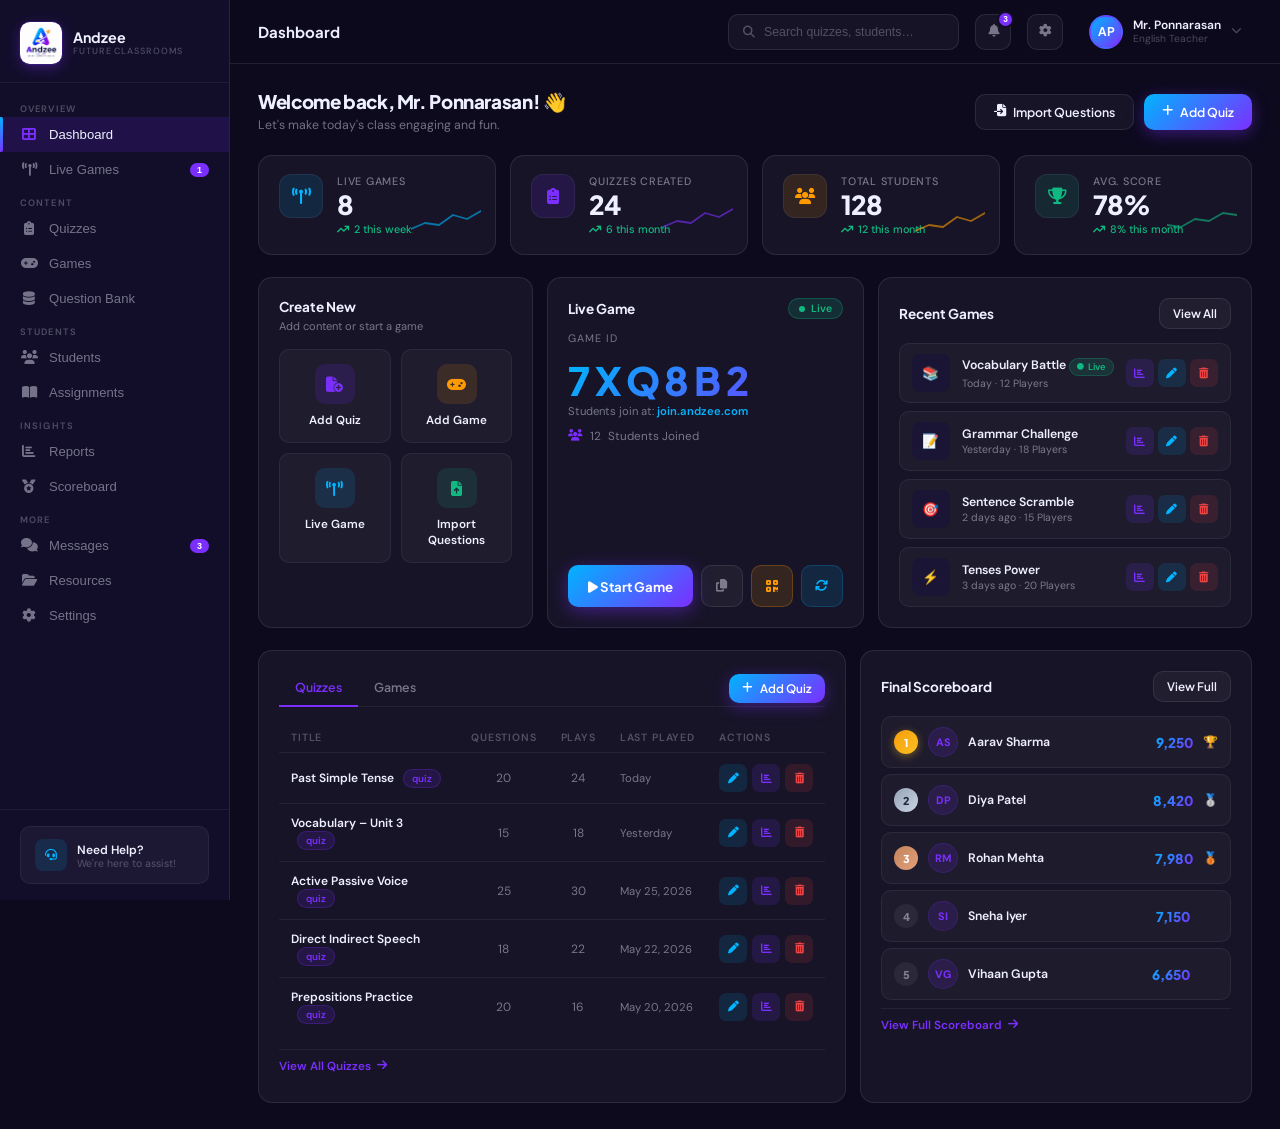
<file: teacher.html>
<!DOCTYPE html>
<html lang="en">
<head>
<meta charset="UTF-8">
<meta name="viewport" content="width=device-width, initial-scale=1.0">
<title>Teacher Dashboard | Andzee</title>
<link rel="preconnect" href="https://fonts.googleapis.com">
<link href="https://fonts.googleapis.com/css2?family=Plus+Jakarta+Sans:wght@300;400;500;600;700;800&family=DM+Sans:wght@300;400;500;600&display=swap" rel="stylesheet">
<link rel="stylesheet" href="https://cdnjs.cloudflare.com/ajax/libs/font-awesome/6.5.2/css/all.min.css">
<style>
/* ==========================================
   ANDZEE TEACHER DASHBOARD
   Brand: #00B4FF blue | #7B2FFF purple
          #FF9B00 amber | #0D0A1E navy
========================================== */
*,*::before,*::after{margin:0;padding:0;box-sizing:border-box;}
:root{
  --blue:#00B4FF; --blue-dim:rgba(0,180,255,.12);
  --purple:#7B2FFF; --purple-dim:rgba(123,47,255,.14);
  --amber:#FF9B00; --amber-dim:rgba(255,155,0,.13);
  --green:#10B981; --green-dim:rgba(16,185,129,.13);
  --red:#EF4444; --red-dim:rgba(239,68,68,.13);
  --navy:#0D0A1E; --navy2:#120E2A; --navy3:#1A1535;
  --card:rgba(255,255,255,.045);
  --border:rgba(255,255,255,.09);
  --border2:rgba(255,255,255,.06);
  --off:#EEF0FF; --muted:rgba(238,240,255,.45);
  --muted2:rgba(238,240,255,.28);
  --sidebar-w:230px;
  --grad:linear-gradient(135deg,var(--blue),var(--purple));
  --f-display:'Plus Jakarta Sans',sans-serif;
  --f-body:'DM Sans',sans-serif;
  --r:14px; --r-sm:10px; --r-lg:20px;
}
html{font-size:15px;height:100%;}
body{
  font-family:var(--f-body);
  background:var(--navy);
  color:var(--off);
  min-height:100vh;
  display:flex;
  -webkit-font-smoothing:antialiased;
}

/* ==========================================
   SCROLLBAR
========================================== */
::-webkit-scrollbar{width:5px;height:5px;}
::-webkit-scrollbar-track{background:transparent;}
::-webkit-scrollbar-thumb{background:rgba(255,255,255,.12);border-radius:99px;}

/* ==========================================
   SIDEBAR
========================================== */
.sidebar{
  position:fixed; top:0; left:0; bottom:0;
  width:var(--sidebar-w);
  background:var(--navy2);
  border-right:1px solid var(--border);
  display:flex; flex-direction:column;
  z-index:200;
  transition:transform .3s ease;
  overflow-y:auto;
  overflow-x:hidden;
}
.sidebar-logo{
  padding:22px 20px 18px;
  display:flex; align-items:center; gap:11px;
  border-bottom:1px solid var(--border2);
  flex-shrink:0;
}
.sidebar-logo-img{
  width:42px; height:42px;
  background:#ffffff;
  border-radius:10px;
  display:flex; align-items:center; justify-content:center;
  flex-shrink:0;
  box-shadow:0 4px 14px rgba(123,47,255,.35),0 0 0 1px rgba(123,47,255,.2);
  overflow:hidden;
}
.sidebar-logo-img img{width:38px;height:38px;object-fit:contain;display:block;}
.sidebar-brand{display:flex;flex-direction:column;line-height:1;}
.sidebar-brand-name{
  font-family:var(--f-display);
  font-size:.95rem; font-weight:700; color:var(--off);
}
.sidebar-brand-sub{
  font-size:.6rem; font-weight:500;
  letter-spacing:.1em; text-transform:uppercase;
  color:var(--muted2); margin-top:2px;
}
.sidebar-nav{flex:1;padding:14px 0;}
.nav-group{margin-bottom:4px;}
.nav-group-label{
  font-size:.62rem; font-weight:600;
  letter-spacing:.12em; text-transform:uppercase;
  color:var(--muted2); padding:10px 20px 4px;
}
.nav-item{
  display:flex; align-items:center; gap:11px;
  padding:10px 20px;
  border-radius:0;
  color:var(--muted);
  font-size:.875rem; font-weight:500;
  cursor:pointer;
  transition:background .18s,color .18s;
  position:relative;
  user-select:none;
  text-decoration:none;
  border:none; background:none; width:100%; text-align:left;
}
.nav-item i{width:18px;text-align:center;font-size:.9rem;flex-shrink:0;}
.nav-item:hover{background:rgba(255,255,255,.04);color:var(--off);}
.nav-item.active{
  color:var(--off);
  background:var(--purple-dim);
}
.nav-item.active::before{
  content:'';
  position:absolute; left:0; top:0; bottom:0;
  width:3px;
  background:var(--grad);
  border-radius:0 2px 2px 0;
}
.nav-item.active i{color:var(--purple);}
.nav-badge{
  margin-left:auto;
  background:var(--purple);
  color:#fff; font-size:.6rem; font-weight:700;
  padding:2px 7px; border-radius:99px;
}
.sidebar-footer{
  padding:16px 20px;
  border-top:1px solid var(--border2);
  flex-shrink:0;
}
.sidebar-help{
  display:flex; align-items:center; gap:10px;
  padding:12px 14px;
  border-radius:var(--r-sm);
  background:var(--card);
  border:1px solid var(--border2);
  cursor:pointer;
  transition:background .2s;
}
.sidebar-help:hover{background:rgba(255,255,255,.07);}
.sidebar-help-icon{
  width:32px;height:32px;border-radius:8px;
  background:var(--blue-dim);
  display:flex;align-items:center;justify-content:center;
  color:var(--blue);font-size:.8rem;flex-shrink:0;
}
.sidebar-help-text{line-height:1.2;}
.sidebar-help-text strong{font-size:.8rem;font-weight:600;color:var(--off);}
.sidebar-help-text span{font-size:.7rem;color:var(--muted2);display:block;}

/* ==========================================
   MAIN CONTENT
========================================== */
.main{
  margin-left:var(--sidebar-w);
  flex:1; display:flex; flex-direction:column;
  min-height:100vh; overflow:hidden;
}

/* ---- TOPBAR ---- */
.topbar{
  position:sticky; top:0; z-index:100;
  display:flex; align-items:center; gap:16px;
  padding:0 28px;
  height:64px;
  background:rgba(13,10,30,.85);
  backdrop-filter:blur(20px);
  border-bottom:1px solid var(--border);
  flex-shrink:0;
}
.topbar-title{
  font-family:var(--f-display);
  font-size:1rem; font-weight:700; color:var(--off);
  margin-right:auto;
}
.topbar-search{
  display:flex; align-items:center; gap:9px;
  background:var(--card);
  border:1px solid var(--border);
  border-radius:var(--r-sm);
  padding:0 14px; height:36px;
  transition:border-color .2s, box-shadow .2s;
}
.topbar-search:focus-within{
  border-color:rgba(0,180,255,.4);
  box-shadow:0 0 0 3px rgba(0,180,255,.1);
}
.topbar-search i{color:var(--muted2);font-size:.8rem;}
.topbar-search input{
  background:none; border:none; outline:none;
  color:var(--off); font-size:.82rem; width:180px;
}
.topbar-search input::placeholder{color:var(--muted2);}
.topbar-btn{
  width:36px;height:36px;
  border-radius:var(--r-sm);
  background:var(--card);
  border:1px solid var(--border);
  color:var(--muted); font-size:.85rem;
  display:flex;align-items:center;justify-content:center;
  cursor:pointer; transition:background .2s,color .2s;
  position:relative;
}
.topbar-btn:hover{background:rgba(255,255,255,.08);color:var(--off);}
.notif-badge{
  position:absolute; top:-4px; right:-4px;
  width:17px;height:17px;border-radius:50%;
  background:var(--purple);
  color:#fff;font-size:.55rem;font-weight:700;
  display:flex;align-items:center;justify-content:center;
  border:2px solid var(--navy2);
}
.topbar-avatar{
  display:flex;align-items:center;gap:10px;cursor:pointer;
  padding:5px 10px; border-radius:var(--r-sm);
  transition:background .2s;
}
.topbar-avatar:hover{background:var(--card);}
.avatar-img{
  width:34px;height:34px;border-radius:50%;
  background:var(--grad); display:flex;align-items:center;justify-content:center;
  font-family:var(--f-display);font-size:.8rem;font-weight:700;color:#fff;
  flex-shrink:0; border:2px solid rgba(123,47,255,.4);
}
.avatar-info{display:flex;flex-direction:column;line-height:1.2;}
.avatar-name{font-size:.8rem;font-weight:600;color:var(--off);}
.avatar-role{font-size:.68rem;color:var(--muted2);}
.topbar-avatar i{font-size:.7rem;color:var(--muted2);}
.mobile-menu-btn{
  display:none;width:36px;height:36px;
  border-radius:var(--r-sm);background:var(--card);
  border:1px solid var(--border);color:var(--muted);
  font-size:.9rem;cursor:pointer;
  align-items:center;justify-content:center;
}

/* ---- PAGE CONTENT ---- */
.content{
  padding:26px 28px;
  flex:1;
  overflow-y:auto;
  display:flex;flex-direction:column;gap:22px;
}

/* ---- WELCOME STRIP ---- */
.welcome-strip{display:flex;align-items:center;justify-content:space-between;gap:16px;}
.welcome-text h2{
  font-family:var(--f-display);
  font-size:1.25rem;font-weight:800;color:var(--off);
  letter-spacing:-.02em;
}
.welcome-text p{font-size:.82rem;color:var(--muted);margin-top:3px;}
.welcome-actions{display:flex;gap:10px;}
.btn{
  display:inline-flex;align-items:center;gap:7px;
  padding:9px 18px;border-radius:var(--r-sm);
  font-family:var(--f-display);font-size:.82rem;font-weight:600;
  cursor:pointer;border:none;transition:all .2s ease;white-space:nowrap;
}
.btn-primary{background:var(--grad);color:#fff;box-shadow:0 4px 16px rgba(123,47,255,.4);}
.btn-primary:hover{transform:translateY(-1px);box-shadow:0 8px 24px rgba(123,47,255,.5);}
.btn-ghost{background:var(--card);color:var(--off);border:1px solid var(--border);}
.btn-ghost:hover{background:rgba(255,255,255,.08);}
.btn-danger{background:var(--red-dim);color:var(--red);border:1px solid rgba(239,68,68,.25);}
.btn-danger:hover{background:rgba(239,68,68,.22);}
.btn-sm{padding:7px 13px;font-size:.78rem;}
.btn-icon{width:32px;height:32px;padding:0;justify-content:center;}

/* ==========================================
   STAT CARDS
========================================== */
.stats-grid{
  display:grid;
  grid-template-columns:repeat(4,1fr);
  gap:14px;
}
.stat-card{
  background:var(--card);
  border:1px solid var(--border);
  border-radius:var(--r);
  padding:18px 20px;
  display:flex;align-items:flex-start;gap:14px;
  transition:transform .2s,box-shadow .2s;
  position:relative;overflow:hidden;
}
.stat-card:hover{transform:translateY(-2px);box-shadow:0 12px 32px rgba(0,0,0,.35);}
.stat-card::before{
  content:'';position:absolute;inset:0;
  background:linear-gradient(135deg,var(--c1,.05) 0%,transparent 60%);
  pointer-events:none;
}
.stat-icon{
  width:44px;height:44px;border-radius:12px;
  display:flex;align-items:center;justify-content:center;
  font-size:1.1rem;flex-shrink:0;
  border:1px solid rgba(255,255,255,.06);
}
.stat-body{flex:1;min-width:0;}
.stat-label{font-size:.72rem;font-weight:500;color:var(--muted);text-transform:uppercase;letter-spacing:.07em;}
.stat-value{
  font-family:var(--f-display);
  font-size:1.75rem;font-weight:800;color:var(--off);
  letter-spacing:-.03em;line-height:1;margin:4px 0;
}
.stat-delta{display:flex;align-items:center;gap:5px;font-size:.72rem;font-weight:500;}
.stat-delta.up{color:var(--green);}
.stat-delta.down{color:var(--red);}
.stat-mini-chart{
  position:absolute;right:14px;bottom:14px;
  opacity:.6;
}
.stat-mini-chart svg{width:70px;height:28px;}

/* stat colour variants */
.stat-blue .stat-icon{background:var(--blue-dim);color:var(--blue);}
.stat-purple .stat-icon{background:var(--purple-dim);color:var(--purple);}
.stat-amber .stat-icon{background:var(--amber-dim);color:var(--amber);}
.stat-green .stat-icon{background:var(--green-dim);color:var(--green);}

/* ==========================================
   MID ROW  (Create New | Live Game)
========================================== */
.mid-row{display:grid;grid-template-columns:1fr 1.15fr 1fr;gap:14px;}

/* ---- Create New ---- */
.panel{
  background:var(--card);
  border:1px solid var(--border);
  border-radius:var(--r);
  padding:20px;
}
.panel-header{
  display:flex;align-items:center;justify-content:space-between;
  margin-bottom:4px;
}
.panel-title{font-family:var(--f-display);font-size:.9rem;font-weight:700;color:var(--off);}
.panel-sub{font-size:.74rem;color:var(--muted);margin-bottom:16px;}
.create-grid{display:grid;grid-template-columns:1fr 1fr;gap:10px;}
.create-card{
  background:rgba(255,255,255,.035);
  border:1px solid var(--border2);
  border-radius:var(--r-sm);
  padding:14px 12px;
  display:flex;flex-direction:column;align-items:center;gap:8px;
  cursor:pointer;transition:all .2s;text-align:center;
}
.create-card:hover{background:rgba(255,255,255,.07);border-color:rgba(255,255,255,.15);transform:translateY(-2px);}
.create-card-icon{
  width:40px;height:40px;border-radius:10px;
  display:flex;align-items:center;justify-content:center;
  font-size:1rem;
}
.create-card span{font-size:.78rem;font-weight:600;color:var(--off);}
.cc-quiz .create-card-icon{background:var(--purple-dim);color:var(--purple);}
.cc-game .create-card-icon{background:var(--amber-dim);color:var(--amber);}
.cc-live .create-card-icon{background:rgba(0,180,255,.13);color:var(--blue);}
.cc-import .create-card-icon{background:var(--green-dim);color:var(--green);}

/* ---- Live Game ---- */
.live-panel{background:var(--card);border:1px solid var(--border);border-radius:var(--r);padding:20px;display:flex;flex-direction:column;}
.live-badge{
  display:inline-flex;align-items:center;gap:6px;
  background:rgba(16,185,129,.15);border:1px solid rgba(16,185,129,.3);
  color:var(--green);
  border-radius:99px;padding:3px 10px;font-size:.7rem;font-weight:600;
}
.live-dot{width:6px;height:6px;border-radius:50%;background:var(--green);animation:livePulse 1.5s ease-in-out infinite;}
.live-gameid{
  font-family:var(--f-display);
  font-size:2.6rem;font-weight:800;letter-spacing:.12em;
  background:var(--grad);-webkit-background-clip:text;-webkit-text-fill-color:transparent;background-clip:text;
  margin:10px 0 4px;line-height:1;
}
.live-join-url{font-size:.75rem;color:var(--muted);margin-bottom:10px;}
.live-join-url span{color:var(--blue);font-weight:600;}
.live-students{
  display:flex;align-items:center;gap:7px;
  font-size:.78rem;color:var(--muted);margin-bottom:14px;
}
.live-students i{color:var(--purple);}
.live-actions{display:flex;gap:8px;margin-top:auto;}
.btn-start{
  flex:1;height:42px;border-radius:var(--r-sm);
  background:var(--grad);color:#fff;
  font-family:var(--f-display);font-size:.88rem;font-weight:700;
  border:none;cursor:pointer;
  box-shadow:0 4px 18px rgba(123,47,255,.45);
  transition:all .22s;
}
.btn-start:hover{transform:translateY(-2px);box-shadow:0 8px 28px rgba(123,47,255,.55);}
.btn-copy{
  width:42px;height:42px;border-radius:var(--r-sm);
  background:var(--card);border:1px solid var(--border);
  color:var(--muted);font-size:.85rem;
  display:flex;align-items:center;justify-content:center;
  cursor:pointer;transition:all .2s;
}
.btn-copy:hover{background:rgba(255,255,255,.08);color:var(--off);}
.btn-regen{
  width:42px;height:42px;border-radius:var(--r-sm);
  background:var(--blue-dim);border:1px solid rgba(0,180,255,.2);
  color:var(--blue);font-size:.85rem;
  display:flex;align-items:center;justify-content:center;
  cursor:pointer;transition:all .2s;
}
.btn-regen:hover{background:rgba(0,180,255,.2);}
.btn-qr{
  width:42px;height:42px;border-radius:var(--r-sm);
  background:var(--amber-dim);border:1px solid rgba(255,155,0,.25);
  color:var(--amber);font-size:.9rem;
  display:flex;align-items:center;justify-content:center;
  cursor:pointer;transition:all .2s;flex-shrink:0;
}
.btn-qr:hover{background:rgba(255,155,0,.22);transform:translateY(-1px);}
/* QR Modal */
.qr-modal-inner{width:min(360px,100%);}
.qr-box{
  display:flex;flex-direction:column;align-items:center;gap:16px;
  padding:20px 0 4px;
}
.qr-canvas-wrap{
  width:200px;height:200px;
  background:#fff;border-radius:16px;
  display:flex;align-items:center;justify-content:center;
  box-shadow:0 8px 32px rgba(0,0,0,.35),0 0 0 1px rgba(123,47,255,.2);
  padding:12px;flex-shrink:0;
}
#qrCanvas{display:block;}
.qr-id-label{
  font-family:var(--f-display);
  font-size:1.6rem;font-weight:800;letter-spacing:.18em;
  background:var(--grad);-webkit-background-clip:text;
  -webkit-text-fill-color:transparent;background-clip:text;
}
.qr-url{font-size:.78rem;color:var(--muted);text-align:center;}
.qr-url span{color:var(--blue);font-weight:600;}
.qr-actions{display:flex;gap:10px;width:100%;margin-top:4px;}
.qr-actions .btn{flex:1;justify-content:center;}

/* ---- Recent Games ---- */
.recent-list{display:flex;flex-direction:column;gap:8px;margin-top:4px;}
.recent-item{
  display:flex;align-items:center;gap:12px;
  padding:10px 12px;border-radius:var(--r-sm);
  background:rgba(255,255,255,.03);
  border:1px solid var(--border2);
  transition:background .2s;cursor:pointer;
}
.recent-item:hover{background:rgba(255,255,255,.06);}
.recent-thumb{
  width:38px;height:38px;border-radius:8px;
  background:var(--navy3);
  display:flex;align-items:center;justify-content:center;
  font-size:.9rem;flex-shrink:0;overflow:hidden;
}
.recent-thumb img{width:100%;height:100%;object-fit:cover;border-radius:8px;}
.recent-info{flex:1;min-width:0;}
.recent-name{font-size:.82rem;font-weight:600;color:var(--off);white-space:nowrap;overflow:hidden;text-overflow:ellipsis;}
.recent-meta{font-size:.7rem;color:var(--muted);margin-top:1px;}
.recent-actions{display:flex;gap:4px;flex-shrink:0;}
.icon-btn{
  width:28px;height:28px;border-radius:7px;
  display:flex;align-items:center;justify-content:center;
  font-size:.72rem;cursor:pointer;border:none;
  transition:all .18s;
}
.icon-btn-edit{background:var(--blue-dim);color:var(--blue);}
.icon-btn-edit:hover{background:rgba(0,180,255,.22);}
.icon-btn-stat{background:var(--purple-dim);color:var(--purple);}
.icon-btn-stat:hover{background:rgba(123,47,255,.25);}
.icon-btn-del{background:var(--red-dim);color:var(--red);}
.icon-btn-del:hover{background:rgba(239,68,68,.22);}
.live-pill{
  display:inline-flex;align-items:center;gap:4px;
  background:rgba(16,185,129,.15);border:1px solid rgba(16,185,129,.25);
  color:var(--green);border-radius:99px;padding:2px 7px;font-size:.62rem;font-weight:600;
}

/* ==========================================
   BOTTOM ROW (Quizzes table | Scoreboard)
========================================== */
.bottom-row{display:grid;grid-template-columns:1.5fr 1fr;gap:14px;}

/* ---- Quizzes Panel ---- */
.tabs-row{display:flex;align-items:center;gap:0;margin-bottom:16px;border-bottom:1px solid var(--border2);}
.tab-btn{
  padding:8px 16px 10px;
  font-family:var(--f-display);font-size:.82rem;font-weight:600;
  color:var(--muted);cursor:pointer;border:none;background:none;
  border-bottom:2px solid transparent;margin-bottom:-1px;
  transition:color .2s,border-color .2s;
}
.tab-btn.active{color:var(--purple);border-bottom-color:var(--purple);}
.tab-btn:hover:not(.active){color:var(--off);}
.tabs-spacer{flex:1;}
.table-wrap{overflow-x:auto;}
table{width:100%;border-collapse:collapse;}
thead th{
  font-size:.7rem;font-weight:600;text-transform:uppercase;letter-spacing:.08em;
  color:var(--muted2);padding:8px 12px;text-align:left;white-space:nowrap;
  border-bottom:1px solid var(--border2);
}
tbody tr{border-bottom:1px solid var(--border2);transition:background .15s;}
tbody tr:last-child{border-bottom:none;}
tbody tr:hover{background:rgba(255,255,255,.03);}
tbody td{padding:11px 12px;font-size:.8rem;color:var(--off);vertical-align:middle;}
.quiz-title-cell{font-weight:600;}
.tag{
  display:inline-flex;align-items:center;
  padding:2px 8px;border-radius:99px;font-size:.65rem;font-weight:600;
  margin-left:6px;
}
.tag-quiz{background:var(--purple-dim);color:var(--purple);border:1px solid rgba(123,47,255,.25);}
.tag-game{background:var(--amber-dim);color:var(--amber);border:1px solid rgba(255,155,0,.25);}
.td-num{color:var(--muted);text-align:center;}
.td-date{color:var(--muted);font-size:.75rem;white-space:nowrap;}
.td-actions{display:flex;gap:5px;align-items:center;}
.view-all-link{
  display:flex;align-items:center;gap:6px;
  color:var(--purple);font-size:.78rem;font-weight:600;
  cursor:pointer;margin-top:14px;
  padding:8px 0; border-top:1px solid var(--border2);
  transition:gap .2s;
}
.view-all-link:hover{gap:10px;}

/* ---- Scoreboard ---- */
.score-list{display:flex;flex-direction:column;gap:6px;margin-top:4px;}
.score-item{
  display:flex;align-items:center;gap:10px;
  padding:10px 12px;border-radius:var(--r-sm);
  background:rgba(255,255,255,.03);
  border:1px solid var(--border2);
  transition:background .18s;
}
.score-item:hover{background:rgba(255,255,255,.055);}
.score-rank{
  width:24px;height:24px;border-radius:50%;
  display:flex;align-items:center;justify-content:center;
  font-family:var(--f-display);font-size:.72rem;font-weight:800;
  flex-shrink:0;
}
.rank-1{background:linear-gradient(135deg,#F59E0B,#FBBF24);color:#fff;box-shadow:0 2px 8px rgba(251,191,36,.4);}
.rank-2{background:linear-gradient(135deg,#94A3B8,#CBD5E1);color:#1E293B;}
.rank-3{background:linear-gradient(135deg,#C2845B,#E2A07A);color:#fff;}
.rank-other{background:rgba(255,255,255,.06);color:var(--muted);}
.score-avatar{
  width:30px;height:30px;border-radius:50%;
  background:var(--purple-dim);
  display:flex;align-items:center;justify-content:center;
  font-size:.72rem;font-weight:700;color:var(--purple);
  flex-shrink:0;border:1px solid rgba(123,47,255,.2);
}
.score-name{flex:1;font-size:.82rem;font-weight:600;color:var(--off);}
.score-pts{
  font-family:var(--f-display);
  font-size:.9rem;font-weight:800;
  background:var(--grad);-webkit-background-clip:text;
  -webkit-text-fill-color:transparent;background-clip:text;
  flex-shrink:0;
}
.score-trophy{color:var(--amber);font-size:.8rem;flex-shrink:0;}

/* ==========================================
   TOAST
========================================== */
.toast-container{
  position:fixed;bottom:24px;right:24px;
  display:flex;flex-direction:column;gap:10px;
  z-index:9999;pointer-events:none;
}
.toast{
  display:flex;align-items:center;gap:10px;
  padding:12px 18px;
  border-radius:var(--r-sm);
  background:var(--navy3);border:1px solid var(--border);
  box-shadow:0 8px 32px rgba(0,0,0,.5);
  font-size:.82rem;color:var(--off);
  animation:toastIn .3s cubic-bezier(.16,1,.3,1) both;
  pointer-events:all;max-width:320px;
}
.toast.out{animation:toastOut .25s ease forwards;}
.toast i{font-size:.85rem;flex-shrink:0;}
.toast-success i{color:var(--green);}
.toast-info i{color:var(--blue);}
.toast-warn i{color:var(--amber);}

/* ==========================================
   MODAL
========================================== */
.modal-overlay{
  position:fixed;inset:0;z-index:1000;
  background:rgba(13,10,30,.85);
  backdrop-filter:blur(8px);
  display:flex;align-items:center;justify-content:center;
  padding:24px;
  opacity:0;visibility:hidden;
  transition:opacity .25s,visibility .25s;
}
.modal-overlay.open{opacity:1;visibility:visible;}
.modal{
  background:var(--navy2);
  border:1px solid var(--border);
  border-radius:var(--r-lg);
  width:min(520px,100%);
  max-height:90vh;overflow-y:auto;
  box-shadow:0 32px 80px rgba(0,0,0,.6);
  transform:scale(.96) translateY(12px);
  transition:transform .28s cubic-bezier(.16,1,.3,1);
}
.modal-overlay.open .modal{transform:scale(1) translateY(0);}
.modal-header{
  display:flex;align-items:center;justify-content:space-between;
  padding:22px 24px 0;
}
.modal-title{font-family:var(--f-display);font-size:1.05rem;font-weight:700;color:var(--off);}
.modal-close{
  width:32px;height:32px;border-radius:8px;
  background:var(--card);border:1px solid var(--border);
  color:var(--muted);font-size:.8rem;
  display:flex;align-items:center;justify-content:center;
  cursor:pointer;transition:all .18s;
}
.modal-close:hover{background:rgba(255,255,255,.08);color:var(--off);}
.modal-body{padding:20px 24px;}
.form-group{margin-bottom:16px;}
.form-label{font-size:.78rem;font-weight:600;color:var(--muted);margin-bottom:7px;display:block;letter-spacing:.04em;text-transform:uppercase;}
.form-input,.form-select,.form-textarea{
  width:100%;
  background:rgba(255,255,255,.05);
  border:1px solid var(--border);
  border-radius:var(--r-sm);
  color:var(--off);
  font-family:var(--f-body);font-size:.875rem;
  padding:10px 14px;outline:none;
  transition:border-color .2s,box-shadow .2s;
  -webkit-appearance:none;
}
.form-input:focus,.form-select:focus,.form-textarea:focus{
  border-color:rgba(123,47,255,.6);
  box-shadow:0 0 0 3px rgba(123,47,255,.12);
}
.form-select{cursor:pointer;background-color:var(--navy3);}
.form-select option{background:var(--navy3);}
.form-textarea{resize:vertical;min-height:90px;line-height:1.5;}
.form-row{display:grid;grid-template-columns:1fr 1fr;gap:12px;}
.modal-footer{
  padding:0 24px 22px;
  display:flex;gap:10px;justify-content:flex-end;
  border-top:1px solid var(--border2);padding-top:16px;
}
.modal-info{
  font-size:.78rem;color:var(--muted);
  background:var(--blue-dim);border:1px solid rgba(0,180,255,.18);
  border-radius:var(--r-sm);padding:10px 14px;margin-bottom:14px;
  display:flex;align-items:flex-start;gap:9px;
}
.modal-info i{color:var(--blue);margin-top:1px;flex-shrink:0;}

/* ---- Delete modal ---- */
.del-modal{width:min(380px,100%);}
.del-icon{
  width:56px;height:56px;border-radius:14px;
  background:var(--red-dim);border:1px solid rgba(239,68,68,.25);
  display:flex;align-items:center;justify-content:center;
  color:var(--red);font-size:1.3rem;margin:0 auto 14px;
}
.del-msg{font-size:.875rem;color:var(--muted);text-align:center;line-height:1.6;}
.del-msg strong{color:var(--off);}

/* ==========================================
   SIDEBAR OVERLAY (mobile)
========================================== */
.sidebar-overlay{
  display:none;
  position:fixed;inset:0;z-index:199;
  background:rgba(13,10,30,.7);backdrop-filter:blur(4px);
}

/* ==========================================
   ANIMATIONS
========================================== */
@keyframes livePulse{0%,100%{opacity:1;transform:scale(1);}50%{opacity:.5;transform:scale(1.3);}}
@keyframes toastIn{from{opacity:0;transform:translateX(20px);}to{opacity:1;transform:translateX(0);}}
@keyframes toastOut{to{opacity:0;transform:translateX(20px);}}
@keyframes fadeIn{from{opacity:0;}to{opacity:1;}}

/* ==========================================
   RESPONSIVE
========================================== */
@media(max-width:1200px){
  .mid-row{grid-template-columns:1fr 1fr;}
  .mid-row .panel:last-child{grid-column:1/-1;}
  .recent-list{flex-direction:row;flex-wrap:wrap;}
  .recent-item{flex:1 1 calc(50% - 4px);min-width:220px;}
}
@media(max-width:960px){
  .stats-grid{grid-template-columns:repeat(2,1fr);}
  .bottom-row{grid-template-columns:1fr;}
  .mid-row{grid-template-columns:1fr;}
}
@media(max-width:768px){
  :root{--sidebar-w:0px;}
  .sidebar{transform:translateX(-230px);width:230px;}
  .sidebar.open{transform:translateX(0);}
  .sidebar-overlay{display:block;}
  .mobile-menu-btn{display:flex;}
  .main{margin-left:0;}
  .content{padding:18px 16px;}
  .topbar{padding:0 16px;}
  .topbar-search{display:none;}
  .welcome-actions{display:none;}
  .stats-grid{grid-template-columns:repeat(2,1fr);}
  .form-row{grid-template-columns:1fr;}
}
@media(max-width:480px){
  .stats-grid{grid-template-columns:1fr;}
  .create-grid{grid-template-columns:1fr 1fr;}
}
@media(prefers-reduced-motion:reduce){*,*::before,*::after{animation-duration:.01ms!important;transition-duration:.01ms!important;}}
</style>
</head>
<body>

<!-- ==========================================
     SIDEBAR OVERLAY (mobile tap to close)
=========================================== -->
<div class="sidebar-overlay" id="sidebarOverlay" onclick="closeSidebar()"></div>

<!-- ==========================================
     SIDEBAR
=========================================== -->
<aside class="sidebar" id="sidebar">
  <div class="sidebar-logo">
    <div class="sidebar-logo-img">
      <img src="Andzee.png" alt="Andzee Logo">
    </div>
    <div class="sidebar-brand">
      <span class="sidebar-brand-name">Andzee</span>
      <span class="sidebar-brand-sub">Future Classrooms</span>
    </div>
  </div>

  <nav class="sidebar-nav">
    <div class="nav-group">
      <span class="nav-group-label">Overview</span>
      <button class="nav-item active" onclick="setNav(this,'dashboard')">
        <i class="fa-solid fa-table-cells-large"></i> Dashboard
      </button>
      <button class="nav-item" onclick="setNav(this,'live')">
        <i class="fa-solid fa-tower-broadcast"></i> Live Games
        <span class="nav-badge">1</span>
      </button>
    </div>

    <div class="nav-group">
      <span class="nav-group-label">Content</span>
      <button class="nav-item" onclick="setNav(this,'quizzes')">
        <i class="fa-solid fa-clipboard-list"></i> Quizzes
      </button>
      <button class="nav-item" onclick="setNav(this,'games')">
        <i class="fa-solid fa-gamepad"></i> Games
      </button>
      <button class="nav-item" onclick="setNav(this,'qbank')">
        <i class="fa-solid fa-database"></i> Question Bank
      </button>
    </div>

    <div class="nav-group">
      <span class="nav-group-label">Students</span>
      <button class="nav-item" onclick="setNav(this,'students')">
        <i class="fa-solid fa-users"></i> Students
      </button>
      <button class="nav-item" onclick="setNav(this,'assign')">
        <i class="fa-solid fa-book-open"></i> Assignments
      </button>
    </div>

    <div class="nav-group">
      <span class="nav-group-label">Insights</span>
      <button class="nav-item" onclick="setNav(this,'reports')">
        <i class="fa-solid fa-chart-bar"></i> Reports
      </button>
      <button class="nav-item" onclick="setNav(this,'score')">
        <i class="fa-solid fa-medal"></i> Scoreboard
      </button>
    </div>

    <div class="nav-group">
      <span class="nav-group-label">More</span>
      <button class="nav-item" onclick="setNav(this,'messages')">
        <i class="fa-solid fa-comments"></i> Messages
        <span class="nav-badge">3</span>
      </button>
      <button class="nav-item" onclick="setNav(this,'resources')">
        <i class="fa-solid fa-folder-open"></i> Resources
      </button>
      <button class="nav-item" onclick="setNav(this,'settings')">
        <i class="fa-solid fa-gear"></i> Settings
      </button>
    </div>
  </nav>

  <div class="sidebar-footer">
    <div class="sidebar-help">
      <div class="sidebar-help-icon"><i class="fa-solid fa-headset"></i></div>
      <div class="sidebar-help-text">
        <strong>Need Help?</strong>
        <span>We're here to assist!</span>
      </div>
    </div>
  </div>
</aside>

<!-- ==========================================
     MAIN
=========================================== -->
<div class="main">

  <!-- TOPBAR -->
  <div class="topbar">
    <button class="mobile-menu-btn" onclick="openSidebar()" id="mobileMenuBtn">
      <i class="fa-solid fa-bars"></i>
    </button>
    <span class="topbar-title">Dashboard</span>
    <div class="topbar-search">
      <i class="fa-solid fa-magnifying-glass"></i>
      <input type="text" placeholder="Search quizzes, students…">
    </div>
    <button class="topbar-btn" onclick="showToast('No new notifications','fa-bell','info')">
      <i class="fa-solid fa-bell"></i>
      <span class="notif-badge">3</span>
    </button>
    <button class="topbar-btn" onclick="showToast('Settings coming soon!','fa-gear','info')">
      <i class="fa-solid fa-gear"></i>
    </button>
    <div class="topbar-avatar" onclick="showToast('Profile settings coming soon','fa-user','info')">
      <div class="avatar-img">AP</div>
      <div class="avatar-info">
        <span class="avatar-name">Mr. Ponnarasan</span>
        <span class="avatar-role">English Teacher</span>
      </div>
      <i class="fa-solid fa-chevron-down"></i>
    </div>
  </div>

  <!-- CONTENT -->
  <div class="content">

    <!-- WELCOME -->
    <div class="welcome-strip">
      <div class="welcome-text">
        <h2>Welcome back, Mr. Ponnarasan! 👋</h2>
        <p>Let's make today's class engaging and fun.</p>
      </div>
      <div class="welcome-actions">
        <button class="btn btn-ghost" onclick="openModal('importModal')">
          <i class="fa-solid fa-file-import"></i> Import Questions
        </button>
        <button class="btn btn-primary" onclick="openModal('addQuizModal')">
          <i class="fa-solid fa-plus"></i> Add Quiz
        </button>
      </div>
    </div>

    <!-- STAT CARDS -->
    <div class="stats-grid">
      <div class="stat-card stat-blue">
        <div class="stat-icon"><i class="fa-solid fa-tower-broadcast"></i></div>
        <div class="stat-body">
          <div class="stat-label">Live Games</div>
          <div class="stat-value" id="statLive">8</div>
          <div class="stat-delta up"><i class="fa-solid fa-arrow-trend-up"></i> 2 this week</div>
        </div>
        <div class="stat-mini-chart">
          <svg viewBox="0 0 70 28" fill="none">
            <polyline points="0,22 14,16 28,18 42,8 56,12 70,4" stroke="#00B4FF" stroke-width="1.8" fill="none" stroke-linecap="round" stroke-linejoin="round"/>
          </svg>
        </div>
      </div>
      <div class="stat-card stat-purple">
        <div class="stat-icon"><i class="fa-solid fa-clipboard-list"></i></div>
        <div class="stat-body">
          <div class="stat-label">Quizzes Created</div>
          <div class="stat-value" id="statQuizzes">24</div>
          <div class="stat-delta up"><i class="fa-solid fa-arrow-trend-up"></i> 6 this month</div>
        </div>
        <div class="stat-mini-chart">
          <svg viewBox="0 0 70 28" fill="none">
            <polyline points="0,20 14,14 28,16 42,6 56,10 70,2" stroke="#7B2FFF" stroke-width="1.8" fill="none" stroke-linecap="round" stroke-linejoin="round"/>
          </svg>
        </div>
      </div>
      <div class="stat-card stat-amber">
        <div class="stat-icon"><i class="fa-solid fa-users"></i></div>
        <div class="stat-body">
          <div class="stat-label">Total Students</div>
          <div class="stat-value" id="statStudents">128</div>
          <div class="stat-delta up"><i class="fa-solid fa-arrow-trend-up"></i> 12 this month</div>
        </div>
        <div class="stat-mini-chart">
          <svg viewBox="0 0 70 28" fill="none">
            <polyline points="0,24 14,18 28,20 42,10 56,14 70,6" stroke="#FF9B00" stroke-width="1.8" fill="none" stroke-linecap="round" stroke-linejoin="round"/>
          </svg>
        </div>
      </div>
      <div class="stat-card stat-green">
        <div class="stat-icon"><i class="fa-solid fa-trophy"></i></div>
        <div class="stat-body">
          <div class="stat-label">Avg. Score</div>
          <div class="stat-value" id="statScore">78%</div>
          <div class="stat-delta up"><i class="fa-solid fa-arrow-trend-up"></i> 8% this month</div>
        </div>
        <div class="stat-mini-chart">
          <svg viewBox="0 0 70 28" fill="none">
            <polyline points="0,18 14,20 28,12 42,14 56,6 70,8" stroke="#10B981" stroke-width="1.8" fill="none" stroke-linecap="round" stroke-linejoin="round"/>
          </svg>
        </div>
      </div>
    </div>

    <!-- MID ROW -->
    <div class="mid-row">

      <!-- Create New -->
      <div class="panel">
        <div class="panel-header">
          <span class="panel-title">Create New</span>
        </div>
        <p class="panel-sub">Add content or start a game</p>
        <div class="create-grid">
          <div class="create-card cc-quiz" onclick="openModal('addQuizModal')">
            <div class="create-card-icon"><i class="fa-solid fa-file-circle-plus"></i></div>
            <span>Add Quiz</span>
          </div>
          <div class="create-card cc-game" onclick="openModal('addGameModal')">
            <div class="create-card-icon"><i class="fa-solid fa-gamepad"></i></div>
            <span>Add Game</span>
          </div>
          <div class="create-card cc-live" onclick="startLiveGame()">
            <div class="create-card-icon"><i class="fa-solid fa-tower-broadcast"></i></div>
            <span>Live Game</span>
          </div>
          <div class="create-card cc-import" onclick="openModal('importModal')">
            <div class="create-card-icon"><i class="fa-solid fa-file-arrow-up"></i></div>
            <span>Import Questions</span>
          </div>
        </div>
      </div>

      <!-- Live Game Panel -->
      <div class="live-panel">
        <div class="panel-header" style="margin-bottom:12px;">
          <span class="panel-title">Live Game</span>
          <span class="live-badge"><span class="live-dot"></span> Live</span>
        </div>
        <div style="font-size:.72rem;color:var(--muted);text-transform:uppercase;letter-spacing:.08em;margin-bottom:6px;">Game ID</div>
        <div class="live-gameid" id="gameIdDisplay">7XQ8B2</div>
        <div class="live-join-url">Students join at: <span>join.andzee.com</span></div>
        <div class="live-students"><i class="fa-solid fa-users"></i> <span id="joinedCount">12</span> Students Joined</div>
        <div class="live-actions">
          <button class="btn-start" onclick="showToast('Starting game...','fa-play','success')">
            <i class="fa-solid fa-play"></i> Start Game
          </button>
          <button class="btn-copy" title="Copy Game ID" onclick="copyGameId()">
            <i class="fa-solid fa-copy" id="copyIcon"></i>
          </button>
          <button class="btn-qr" title="Show QR Code" onclick="openQR()">
            <i class="fa-solid fa-qrcode"></i>
          </button>
          <button class="btn-regen" title="Generate New ID" onclick="regenGameId()">
            <i class="fa-solid fa-arrows-rotate" id="regenIcon"></i>
          </button>
        </div>
      </div>

      <!-- Recent Games -->
      <div class="panel">
        <div class="panel-header" style="margin-bottom:14px;">
          <span class="panel-title">Recent Games</span>
          <button class="btn btn-ghost btn-sm" onclick="showToast('Loading all games...','fa-list','info')">View All</button>
        </div>
        <div class="recent-list" id="recentList"></div>
      </div>

    </div>

    <!-- BOTTOM ROW -->
    <div class="bottom-row">

      <!-- Quizzes Table -->
      <div class="panel">
        <div class="tabs-row">
          <button class="tab-btn active" onclick="switchTab(this,'quizzes')">Quizzes</button>
          <button class="tab-btn" onclick="switchTab(this,'games')">Games</button>
          <div class="tabs-spacer"></div>
          <button class="btn btn-primary btn-sm" onclick="openModal('addQuizModal')">
            <i class="fa-solid fa-plus"></i> Add Quiz
          </button>
        </div>
        <div class="table-wrap">
          <table id="contentTable">
            <thead>
              <tr>
                <th>Title</th>
                <th style="text-align:center;">Questions</th>
                <th style="text-align:center;">Plays</th>
                <th>Last Played</th>
                <th>Actions</th>
              </tr>
            </thead>
            <tbody id="contentTbody"></tbody>
          </table>
        </div>
        <div class="view-all-link" onclick="showToast('Loading all quizzes...','fa-list','info')">
          View All Quizzes <i class="fa-solid fa-arrow-right"></i>
        </div>
      </div>

      <!-- Scoreboard -->
      <div class="panel">
        <div class="panel-header" style="margin-bottom:14px;">
          <span class="panel-title">Final Scoreboard</span>
          <button class="btn btn-ghost btn-sm" onclick="showToast('Opening full scoreboard...','fa-trophy','info')">View Full</button>
        </div>
        <div class="score-list" id="scoreList"></div>
        <div class="view-all-link" style="margin-top:8px;" onclick="showToast('Loading full scoreboard...','fa-medal','info')">
          View Full Scoreboard <i class="fa-solid fa-arrow-right"></i>
        </div>
      </div>

    </div>
  </div><!-- /content -->
</div><!-- /main -->

<!-- ==========================================
     TOAST CONTAINER
=========================================== -->
<div class="toast-container" id="toastContainer"></div>

<!-- ==========================================
     QR CODE MODAL
=========================================== -->
<div class="modal-overlay" id="qrModal">
  <div class="modal qr-modal-inner">
    <div class="modal-header">
      <span class="modal-title"><i class="fa-solid fa-qrcode" style="color:var(--amber);margin-right:8px;"></i>Game QR Code</span>
      <button class="modal-close" onclick="closeModal('qrModal')"><i class="fa-solid fa-xmark"></i></button>
    </div>
    <div class="modal-body">
      <div class="qr-box">
        <div class="qr-canvas-wrap">
          <canvas id="qrCanvas" width="176" height="176"></canvas>
        </div>
        <div class="qr-id-label" id="qrIdLabel">7XQ8B2</div>
        <div class="qr-url">Students scan to join at <span>join.andzee.com</span></div>
        <div class="qr-actions">
          <button class="btn btn-ghost" onclick="downloadQR()"><i class="fa-solid fa-download"></i> Download</button>
          <button class="btn btn-primary" onclick="copyGameId();showToast('ID copied!','fa-copy','success')"><i class="fa-solid fa-copy"></i> Copy ID</button>
        </div>
      </div>
    </div>
  </div>
</div>

<!-- ==========================================
     ADD QUIZ MODAL
=========================================== -->
<div class="modal-overlay" id="addQuizModal">
  <div class="modal">
    <div class="modal-header">
      <span class="modal-title"><i class="fa-solid fa-file-circle-plus" style="color:var(--purple);margin-right:8px;"></i>Add New Quiz</span>
      <button class="modal-close" onclick="closeModal('addQuizModal')"><i class="fa-solid fa-xmark"></i></button>
    </div>
    <div class="modal-body">
      <div class="form-group">
        <label class="form-label">Quiz Title</label>
        <input type="text" class="form-input" id="quizTitle" placeholder="e.g. Past Simple Tense">
      </div>
      <div class="form-row">
        <div class="form-group">
          <label class="form-label">Category</label>
          <select class="form-select" id="quizCategory">
            <option>Grammar</option>
            <option>Vocabulary</option>
            <option>Reading</option>
            <option>Speaking</option>
            <option>Writing</option>
          </select>
        </div>
        <div class="form-group">
          <label class="form-label">Time Per Question</label>
          <select class="form-select" id="quizTime">
            <option>20 seconds</option>
            <option>30 seconds</option>
            <option selected>40 seconds</option>
            <option>60 seconds</option>
            <option>90 seconds</option>
          </select>
        </div>
      </div>
      <div class="form-group">
        <label class="form-label">Description (optional)</label>
        <textarea class="form-textarea" id="quizDesc" placeholder="Short description of this quiz…"></textarea>
      </div>
      <div class="modal-info">
        <i class="fa-solid fa-circle-info"></i>
        <span>After creating the quiz, you'll be able to add questions one by one or import from a spreadsheet.</span>
      </div>
    </div>
    <div class="modal-footer">
      <button class="btn btn-ghost" onclick="closeModal('addQuizModal')">Cancel</button>
      <button class="btn btn-primary" onclick="saveQuiz()"><i class="fa-solid fa-check"></i> Create Quiz</button>
    </div>
  </div>
</div>

<!-- ==========================================
     ADD GAME MODAL
=========================================== -->
<div class="modal-overlay" id="addGameModal">
  <div class="modal">
    <div class="modal-header">
      <span class="modal-title"><i class="fa-solid fa-gamepad" style="color:var(--amber);margin-right:8px;"></i>Add New Game</span>
      <button class="modal-close" onclick="closeModal('addGameModal')"><i class="fa-solid fa-xmark"></i></button>
    </div>
    <div class="modal-body">
      <div class="form-group">
        <label class="form-label">Game Name</label>
        <input type="text" class="form-input" id="gameName" placeholder="e.g. Vocabulary Battle">
      </div>
      <div class="form-row">
        <div class="form-group">
          <label class="form-label">Quiz to Play</label>
          <select class="form-select" id="gameQuiz">
            <option>Past Simple Tense</option>
            <option>Vocabulary - Unit 3</option>
            <option>Active Passive Voice</option>
            <option>Direct Indirect Speech</option>
          </select>
        </div>
        <div class="form-group">
          <label class="form-label">Game Mode</label>
          <select class="form-select" id="gameMode">
            <option>Classic Quiz</option>
            <option>Speed Round</option>
            <option>Team Battle</option>
            <option>Survival</option>
          </select>
        </div>
      </div>
      <div class="form-group">
        <label class="form-label">Max Players</label>
        <input type="number" class="form-input" id="gameMax" value="30" min="2" max="200">
      </div>
    </div>
    <div class="modal-footer">
      <button class="btn btn-ghost" onclick="closeModal('addGameModal')">Cancel</button>
      <button class="btn btn-primary" onclick="saveGame()"><i class="fa-solid fa-play"></i> Create Game</button>
    </div>
  </div>
</div>

<!-- ==========================================
     EDIT QUIZ MODAL
=========================================== -->
<div class="modal-overlay" id="editModal">
  <div class="modal">
    <div class="modal-header">
      <span class="modal-title"><i class="fa-solid fa-pen-to-square" style="color:var(--blue);margin-right:8px;"></i>Edit Quiz</span>
      <button class="modal-close" onclick="closeModal('editModal')"><i class="fa-solid fa-xmark"></i></button>
    </div>
    <div class="modal-body">
      <div class="form-group">
        <label class="form-label">Quiz Title</label>
        <input type="text" class="form-input" id="editTitle">
      </div>
      <div class="form-row">
        <div class="form-group">
          <label class="form-label">Category</label>
          <select class="form-select" id="editCategory">
            <option>Grammar</option><option>Vocabulary</option><option>Reading</option><option>Speaking</option><option>Writing</option>
          </select>
        </div>
        <div class="form-group">
          <label class="form-label">Time Per Question</label>
          <select class="form-select" id="editTime">
            <option>20 seconds</option><option>30 seconds</option><option>40 seconds</option><option>60 seconds</option>
          </select>
        </div>
      </div>
      <div class="form-group">
        <label class="form-label">Description</label>
        <textarea class="form-textarea" id="editDesc"></textarea>
      </div>
    </div>
    <div class="modal-footer">
      <button class="btn btn-ghost" onclick="closeModal('editModal')">Cancel</button>
      <button class="btn btn-primary" onclick="updateQuiz()"><i class="fa-solid fa-save"></i> Save Changes</button>
    </div>
  </div>
</div>

<!-- ==========================================
     IMPORT MODAL
=========================================== -->
<div class="modal-overlay" id="importModal">
  <div class="modal">
    <div class="modal-header">
      <span class="modal-title"><i class="fa-solid fa-file-arrow-up" style="color:var(--green);margin-right:8px;"></i>Import Questions</span>
      <button class="modal-close" onclick="closeModal('importModal')"><i class="fa-solid fa-xmark"></i></button>
    </div>
    <div class="modal-body">
      <div class="modal-info">
        <i class="fa-solid fa-circle-info"></i>
        <span>Use our CSV template to import questions in bulk. Download the template, fill it out, then upload below.</span>
      </div>
      <div style="display:flex;gap:10px;margin-bottom:18px;">
        <button class="btn btn-ghost" style="flex:1;" onclick="showToast('Template copied!','fa-copy','success')">
          <i class="fa-solid fa-copy"></i> Copy Template
        </button>
        <button class="btn btn-ghost" style="flex:1;" onclick="showToast('Template downloading...','fa-download','info')">
          <i class="fa-solid fa-download"></i> Download Template
        </button>
      </div>
      <div style="border:2px dashed var(--border);border-radius:var(--r);padding:32px;text-align:center;cursor:pointer;transition:border-color .2s;"
           onmouseenter="this.style.borderColor='rgba(123,47,255,.5)'" onmouseleave="this.style.borderColor='var(--border)'"
           onclick="showToast('File picker will open here','fa-folder-open','info')">
        <i class="fa-solid fa-cloud-arrow-up" style="font-size:1.8rem;color:var(--purple);margin-bottom:10px;display:block;"></i>
        <div style="font-size:.85rem;font-weight:600;color:var(--off);margin-bottom:4px;">Drop CSV file here</div>
        <div style="font-size:.75rem;color:var(--muted);">or click to browse · CSV files only</div>
      </div>
    </div>
    <div class="modal-footer">
      <button class="btn btn-ghost" onclick="closeModal('importModal')">Cancel</button>
      <button class="btn btn-primary" onclick="showToast('Upload functionality coming soon!','fa-upload','warn');closeModal('importModal')">
        <i class="fa-solid fa-upload"></i> Upload CSV
      </button>
    </div>
  </div>
</div>

<!-- ==========================================
     DELETE CONFIRM MODAL
=========================================== -->
<div class="modal-overlay" id="deleteModal">
  <div class="modal del-modal">
    <div class="modal-body" style="padding:28px 24px 8px;text-align:center;">
      <div class="del-icon"><i class="fa-solid fa-trash-can"></i></div>
      <div class="modal-title" style="text-align:center;margin-bottom:10px;">Delete Quiz?</div>
      <p class="del-msg">Are you sure you want to delete <strong id="deleteItemName">"Past Simple Tense"</strong>? This action cannot be undone.</p>
    </div>
    <div class="modal-footer" style="justify-content:center;gap:12px;">
      <button class="btn btn-ghost" onclick="closeModal('deleteModal')" style="min-width:110px;">Cancel</button>
      <button class="btn btn-danger" onclick="confirmDelete()" style="min-width:110px;"><i class="fa-solid fa-trash-can"></i> Delete</button>
    </div>
  </div>
</div>

<script>
/* ==========================================
   STATE — replace with API calls later
========================================== */
const STATE = {
  currentTab: 'quizzes',
  deleteTarget: null,
  editTarget: null,
  quizzes: [
    { id:1, title:'Past Simple Tense',      category:'Grammar',    questions:20, plays:24, lastPlayed:'Today',        type:'quiz' },
    { id:2, title:'Vocabulary – Unit 3',    category:'Vocabulary', questions:15, plays:18, lastPlayed:'Yesterday',    type:'quiz' },
    { id:3, title:'Active Passive Voice',   category:'Grammar',    questions:25, plays:30, lastPlayed:'May 25, 2026', type:'quiz' },
    { id:4, title:'Direct Indirect Speech', category:'Grammar',    questions:18, plays:22, lastPlayed:'May 22, 2026', type:'quiz' },
    { id:5, title:'Prepositions Practice',  category:'Grammar',    questions:20, plays:16, lastPlayed:'May 20, 2026', type:'quiz' },
  ],
  games: [
    { id:6, title:'Vocabulary Battle',      category:'Live',       questions:15, plays:12, lastPlayed:'Today',        type:'game' },
    { id:7, title:'Grammar Challenge',      category:'Classic',    questions:18, plays:18, lastPlayed:'Yesterday',    type:'game' },
    { id:8, title:'Sentence Scramble',      category:'Speed',      questions:10, plays:15, lastPlayed:'2 days ago',   type:'game' },
    { id:9, title:'Tenses Power',           category:'Team',       questions:22, plays:20, lastPlayed:'3 days ago',   type:'game' },
  ],
  recentGames: [
    { title:'Vocabulary Battle', meta:'Today · 12 Players',    live:true  },
    { title:'Grammar Challenge', meta:'Yesterday · 18 Players',live:false },
    { title:'Sentence Scramble', meta:'2 days ago · 15 Players',live:false },
    { title:'Tenses Power',      meta:'3 days ago · 20 Players',live:false },
  ],
  scoreboard: [
    { name:'Aarav Sharma', pts:9250, initials:'AS' },
    { name:'Diya Patel',   pts:8420, initials:'DP' },
    { name:'Rohan Mehta',  pts:7980, initials:'RM' },
    { name:'Sneha Iyer',   pts:7150, initials:'SI' },
    { name:'Vihaan Gupta', pts:6650, initials:'VG' },
  ],
};

/* ==========================================
   INIT
========================================== */
document.addEventListener('DOMContentLoaded', () => {
  renderRecentGames();
  renderTable('quizzes');
  renderScoreboard();
});

/* ==========================================
   SIDEBAR NAV
========================================== */
function setNav(el, section) {
  document.querySelectorAll('.nav-item').forEach(n => n.classList.remove('active'));
  el.classList.add('active');
  document.querySelector('.topbar-title').textContent =
    el.textContent.trim().split('\n')[0].trim();
  closeSidebar();
  showToast(`Loading ${section}...`, 'fa-spinner', 'info');
}

function openSidebar() {
  document.getElementById('sidebar').classList.add('open');
  document.getElementById('sidebarOverlay').style.display = 'block';
}
function closeSidebar() {
  document.getElementById('sidebar').classList.remove('open');
  document.getElementById('sidebarOverlay').style.display = 'none';
}

/* ==========================================
   RENDER FUNCTIONS
========================================== */
function renderRecentGames() {
  const list = document.getElementById('recentList');
  const icons = ['📚','📝','🎯','⚡'];
  list.innerHTML = STATE.recentGames.map((g,i) => `
    <div class="recent-item">
      <div class="recent-thumb">${icons[i]}</div>
      <div class="recent-info">
        <div class="recent-name">${g.title} ${g.live ? '<span class="live-pill"><i class="fa-solid fa-circle" style="font-size:.45rem;"></i> Live</span>' : ''}</div>
        <div class="recent-meta">${g.meta}</div>
      </div>
      <div class="recent-actions">
        <button class="icon-btn icon-btn-stat" title="Stats" onclick="showToast('Loading stats for ${g.title}...','fa-chart-bar','info')"><i class="fa-solid fa-chart-bar"></i></button>
        <button class="icon-btn icon-btn-edit" title="Edit" onclick="openEditModal(${i+10})"><i class="fa-solid fa-pen"></i></button>
        <button class="icon-btn icon-btn-del"  title="Delete" onclick="openDeleteModal('${g.title}')"><i class="fa-solid fa-trash-can"></i></button>
      </div>
    </div>`).join('');
}

function renderTable(tab) {
  const rows = tab === 'quizzes' ? STATE.quizzes : STATE.games;
  document.getElementById('contentTbody').innerHTML = rows.map(r => `
    <tr>
      <td class="quiz-title-cell">${r.title} <span class="tag ${r.type==='quiz'?'tag-quiz':'tag-game'}">${r.type}</span></td>
      <td class="td-num">${r.questions}</td>
      <td class="td-num">${r.plays}</td>
      <td class="td-date">${r.lastPlayed}</td>
      <td>
        <div class="td-actions">
          <button class="icon-btn icon-btn-edit" title="Edit" onclick="openEditModal(${r.id})"><i class="fa-solid fa-pen"></i></button>
          <button class="icon-btn icon-btn-stat" title="Stats" onclick="showToast('Loading stats...','fa-chart-bar','info')"><i class="fa-solid fa-chart-bar"></i></button>
          <button class="icon-btn icon-btn-del"  title="Delete" onclick="openDeleteModal('${r.title}',${r.id})"><i class="fa-solid fa-trash-can"></i></button>
        </div>
      </td>
    </tr>`).join('');
}

function renderScoreboard() {
  const medals = ['rank-1','rank-2','rank-3','rank-other','rank-other'];
  const trophies = ['🏆','🥈','🥉','',''];
  document.getElementById('scoreList').innerHTML = STATE.scoreboard.map((s,i) => `
    <div class="score-item">
      <div class="score-rank ${medals[i]}">${i+1}</div>
      <div class="score-avatar">${s.initials}</div>
      <div class="score-name">${s.name}</div>
      <div class="score-pts">${s.pts.toLocaleString()}</div>
      ${trophies[i] ? `<div class="score-trophy">${trophies[i]}</div>` : '<div style="width:18px;"></div>'}
    </div>`).join('');
}

/* ==========================================
   TAB SWITCH
========================================== */
function switchTab(el, tab) {
  document.querySelectorAll('.tab-btn').forEach(b => b.classList.remove('active'));
  el.classList.add('active');
  STATE.currentTab = tab;
  renderTable(tab);
}

/* ==========================================
   GAME ID
========================================== */
function regenGameId() {
  const chars = 'ABCDEFGHJKLMNPQRSTUVWXYZ23456789';
  const id = Array.from({length:6}, () => chars[Math.floor(Math.random()*chars.length)]).join('');
  document.getElementById('gameIdDisplay').textContent = id;
  const icon = document.getElementById('regenIcon');
  icon.style.transform = 'rotate(360deg)';
  icon.style.transition = 'transform .5s ease';
  setTimeout(() => { icon.style.transform = ''; icon.style.transition = ''; }, 500);
  showToast(`New Game ID: ${id}`, 'fa-dice', 'success');
  // if QR modal is open, refresh it
  if (document.getElementById('qrModal').classList.contains('open')) {
    document.getElementById('qrIdLabel').textContent = id;
    drawQR('https://join.andzee.com?game=' + id);
  }
  // BACKEND: POST /api/game/generate-id
}

function copyGameId() {
  const id = document.getElementById('gameIdDisplay').textContent;
  navigator.clipboard.writeText(id).then(() => {
    const icon = document.getElementById('copyIcon');
    icon.className = 'fa-solid fa-check';
    setTimeout(() => icon.className = 'fa-solid fa-copy', 1800);
    showToast(`Game ID ${id} copied!`, 'fa-copy', 'success');
  });
}

function startLiveGame() {
  showToast('Starting live session...', 'fa-tower-broadcast', 'success');
  // BACKEND: POST /api/game/start
}

/* ==========================================
   MODALS
========================================== */
function openModal(id) {
  document.getElementById(id).classList.add('open');
}
function closeModal(id) {
  document.getElementById(id).classList.remove('open');
}
// Close on overlay click
document.querySelectorAll('.modal-overlay').forEach(o => {
  o.addEventListener('click', e => { if(e.target === o) o.classList.remove('open'); });
});

/* ==========================================
   ADD / SAVE QUIZ
========================================== */
function saveQuiz() {
  const title = document.getElementById('quizTitle').value.trim();
  if (!title) {
    document.getElementById('quizTitle').focus();
    showToast('Please enter a quiz title', 'fa-triangle-exclamation', 'warn');
    return;
  }
  const newQuiz = {
    id: Date.now(), title,
    category: document.getElementById('quizCategory').value,
    questions: 0, plays: 0, lastPlayed: '—', type: 'quiz'
  };
  STATE.quizzes.unshift(newQuiz);
  document.getElementById('statQuizzes').textContent = STATE.quizzes.length;
  renderTable('quizzes');
  document.getElementById('quizTitle').value = '';
  closeModal('addQuizModal');
  showToast(`Quiz "${title}" created!`, 'fa-circle-check', 'success');
  // BACKEND: POST /api/quiz { title, category, timeLimit }
}

/* ==========================================
   ADD GAME
========================================== */
function saveGame() {
  const name = document.getElementById('gameName').value.trim();
  if (!name) {
    document.getElementById('gameName').focus();
    showToast('Please enter a game name', 'fa-triangle-exclamation', 'warn');
    return;
  }
  const newGame = {
    id: Date.now(), title: name,
    category: document.getElementById('gameMode').value,
    questions: 0, plays: 0, lastPlayed: '—', type: 'game'
  };
  STATE.games.unshift(newGame);
  renderTable('games');
  document.getElementById('gameName').value = '';
  closeModal('addGameModal');
  showToast(`Game "${name}" created!`, 'fa-circle-check', 'success');
  // BACKEND: POST /api/game { name, quizId, mode, maxPlayers }
}

/* ==========================================
   EDIT QUIZ
========================================== */
function openEditModal(id) {
  const all = [...STATE.quizzes, ...STATE.games, ...STATE.recentGames.map((g,i)=>({id:i+10,...g}))];
  const item = all.find(q => q.id === id);
  STATE.editTarget = id;
  document.getElementById('editTitle').value = item?.title || '';
  document.getElementById('editDesc').value = '';
  openModal('editModal');
}

function updateQuiz() {
  const title = document.getElementById('editTitle').value.trim();
  if (!title) { showToast('Title cannot be empty','fa-triangle-exclamation','warn'); return; }
  const q = STATE.quizzes.find(q => q.id === STATE.editTarget);
  if (q) { q.title = title; renderTable(STATE.currentTab); }
  closeModal('editModal');
  showToast(`Updated to "${title}"`, 'fa-circle-check', 'success');
  // BACKEND: PUT /api/quiz/:id { title, category, timeLimit }
}

/* ==========================================
   DELETE
========================================== */
function openDeleteModal(name, id) {
  document.getElementById('deleteItemName').textContent = `"${name}"`;
  STATE.deleteTarget = { name, id };
  openModal('deleteModal');
}

function confirmDelete() {
  if (!STATE.deleteTarget) return;
  const { name, id } = STATE.deleteTarget;
  STATE.quizzes = STATE.quizzes.filter(q => q.id !== id);
  STATE.games    = STATE.games.filter(g => g.id !== id);
  renderTable(STATE.currentTab);
  closeModal('deleteModal');
  showToast(`"${name}" deleted`, 'fa-trash-can', 'warn');
  // BACKEND: DELETE /api/quiz/:id
}

/* ==========================================
   TOAST
========================================== */
function showToast(msg, icon='fa-info-circle', type='info') {
  const container = document.getElementById('toastContainer');
  const toast = document.createElement('div');
  toast.className = `toast toast-${type}`;
  toast.innerHTML = `<i class="fa-solid ${icon}"></i><span>${msg}</span>`;
  container.appendChild(toast);
  setTimeout(() => {
    toast.classList.add('out');
    setTimeout(() => toast.remove(), 280);
  }, 3000);
}

/* ==========================================
   KEYBOARD: ESC closes modals
========================================== */
document.addEventListener('keydown', e => {
  if (e.key === 'Escape') {
    document.querySelectorAll('.modal-overlay.open')
      .forEach(m => m.classList.remove('open'));
  }
});

/* ==========================================
   QR CODE GENERATOR
   Pure canvas — no external library needed.
   Uses a minimal QR matrix built from the
   game ID string via the qrcode-generator
   approach (we embed a tiny encoder below).
========================================== */

function openQR() {
  const id = document.getElementById('gameIdDisplay').textContent;
  const url = 'https://join.andzee.com?game=' + id;
  document.getElementById('qrIdLabel').textContent = id;
  openModal('qrModal');
  setTimeout(() => drawQR(url), 80);
}

function downloadQR() {
  const canvas = document.getElementById('qrCanvas');
  const link   = document.createElement('a');
  const id     = document.getElementById('gameIdDisplay').textContent;
  link.download = `andzee-qr-${id}.png`;
  // produce white-bg version
  const offscreen = document.createElement('canvas');
  offscreen.width = offscreen.height = 200;
  const ctx = offscreen.getContext('2d');
  ctx.fillStyle = '#ffffff';
  ctx.fillRect(0,0,200,200);
  ctx.drawImage(canvas,12,12,176,176);
  link.href = offscreen.toDataURL('image/png');
  link.click();
  showToast('QR Code downloaded!','fa-download','success');
}

/* ---- Tiny self-contained QR encoder ---- */
function drawQR(text) {
  const canvas = document.getElementById('qrCanvas');
  const ctx    = canvas.getContext('2d');
  const SIZE   = 176;

  // Use a fetch to qr-server API (no key needed, free)
  // For offline use we draw a placeholder with the game ID visually
  // Try the free Google Charts QR API via an Image
  const img = new Image();
  img.crossOrigin = 'anonymous';
  // Google Charts QR endpoint — free, no key
  img.src = `https://chart.googleapis.com/chart?cht=qr&chs=176x176&chl=${encodeURIComponent(text)}&choe=UTF-8&chld=M|2`;

  img.onload = () => {
    ctx.clearRect(0,0,SIZE,SIZE);
    ctx.drawImage(img,0,0,SIZE,SIZE);
  };

  img.onerror = () => {
    // Fallback: draw a branded placeholder QR-style grid
    drawFallbackQR(ctx, text, SIZE);
  };
}

function drawFallbackQR(ctx, text, SIZE) {
  // Simple deterministic dot grid as visual fallback
  ctx.clearRect(0,0,SIZE,SIZE);
  ctx.fillStyle = '#ffffff';
  ctx.fillRect(0,0,SIZE,SIZE);

  const COLS = 21, cell = SIZE / COLS;
  // seed from text charCodes
  const seed = [...text].reduce((a,c) => a + c.charCodeAt(0), 0);
  const rand = (i) => ((seed * 1103515245 + i * 12345) & 0x7fffffff) % 100;

  ctx.fillStyle = '#111';
  // draw finder patterns (top-left, top-right, bottom-left)
  [[0,0],[0,14],[14,0]].forEach(([r,c]) => {
    // outer 7x7
    ctx.fillRect(c*cell, r*cell, 7*cell, 7*cell);
    ctx.fillStyle = '#fff';
    ctx.fillRect((c+1)*cell, (r+1)*cell, 5*cell, 5*cell);
    ctx.fillStyle = '#111';
    ctx.fillRect((c+2)*cell, (r+2)*cell, 3*cell, 3*cell);
    ctx.fillStyle = '#111';
  });

  // data region
  for (let r = 0; r < COLS; r++) {
    for (let c = 0; c < COLS; c++) {
      if ((r < 8 && c < 8)||(r < 8 && c > 12)||(r > 12 && c < 8)) continue;
      if (rand(r * COLS + c + 7) < 52) {
        ctx.fillStyle = '#111';
        ctx.fillRect(c*cell+.5, r*cell+.5, cell-.5, cell-.5);
      }
    }
  }

  // label
  ctx.fillStyle = 'rgba(0,0,0,0.35)';
  ctx.font = '600 9px Inter,sans-serif';
  ctx.textAlign = 'center';
  ctx.fillText('Scan to join · join.andzee.com', SIZE/2, SIZE-4);
}
</script>
</body>
</html>
</file>
<file: style.css>
/* ==========================================
   ANDZEE — BRAND-MATCHED DESIGN SYSTEM
   Brand Colors (from logo):
     --blue    #00B4FF  (logo top cyan-blue)
     --purple  #7B2FFF  (logo bottom purple)
     --amber   #FF9B00  (paper plane / book)
     --navy    #0D0A1E  (deep space base)
     --white   #FFFFFF
     --off     #EEF0FF  (text on dark)
========================================== */

*, *::before, *::after {
    margin: 0;
    padding: 0;
    box-sizing: border-box;
}

:root {
    --blue:          #00B4FF;
    --blue-mid:      #3B82F6;
    --purple:        #7B2FFF;
    --purple-deep:   #5B1FCC;
    --amber:         #FF9B00;
    --amber-light:   #FFB830;
    --navy:          #0D0A1E;
    --navy-mid:      #120E2A;
    --white:         #FFFFFF;
    --off:           #EEF0FF;
    --muted:         rgba(238, 240, 255, 0.50);
    --glass:         rgba(255, 255, 255, 0.065);
    --glass-border:  rgba(255, 255, 255, 0.11);
    --glass-hover:   rgba(255, 255, 255, 0.10);
    --shadow-card:   0 32px 80px rgba(0, 0, 0, 0.55);
    --grad-brand:    linear-gradient(135deg, var(--blue), var(--purple));
    --grad-text:     linear-gradient(100deg, var(--blue) 0%, var(--purple) 100%);
    --font-display:  'Plus Jakarta Sans', sans-serif;
    --font-body:     'DM Sans', sans-serif;
    --radius-card:   28px;
    --radius-input:  16px;
    --radius-btn:    14px;
}

html { font-size: 16px; scroll-behavior: smooth; }

body {
    font-family: var(--font-body);
    background: var(--navy);
    color: var(--off);
    min-height: 100vh;
    overflow: hidden;
    position: relative;
    -webkit-font-smoothing: antialiased;
}

/* ==========================================
   AURORA BACKGROUND LAYERS
   These bleed in from corners — matches the
   blue→purple gradient in the logo itself.
========================================== */

.aurora {
    position: absolute;
    border-radius: 50%;
    filter: blur(90px);
    pointer-events: none;
    z-index: 0;
    will-change: transform;
}

.aurora-blue {
    width: 600px;
    height: 600px;
    background: radial-gradient(circle, rgba(0, 180, 255, 0.22) 0%, transparent 70%);
    top: -180px;
    left: -120px;
    animation: auroraDrift 20s ease-in-out infinite alternate;
}

.aurora-purple {
    width: 700px;
    height: 700px;
    background: radial-gradient(circle, rgba(123, 47, 255, 0.20) 0%, transparent 70%);
    bottom: -200px;
    right: -150px;
    animation: auroraDrift 16s ease-in-out infinite alternate-reverse;
}

.aurora-amber {
    width: 300px;
    height: 300px;
    background: radial-gradient(circle, rgba(255, 155, 0, 0.10) 0%, transparent 70%);
    top: 40%;
    right: 25%;
    animation: auroraDrift 25s ease-in-out infinite alternate;
}

/* ==========================================
   CANVAS (constellation dots)
========================================== */

#startCanvas,
#mainCanvas {
    position: absolute;
    inset: 0;
    width: 100%;
    height: 100%;
    z-index: 0;
    pointer-events: none;
}

/* ==========================================
   FLOATING ICONS
========================================== */

.floating-icons {
    position: absolute;
    inset: 0;
    z-index: 1;
    pointer-events: none;
}

.icon {
    position: absolute;
    opacity: 0.13;
    transition: transform 0.1s ease-out;
}

.icon1 { top: 16%;  left: 9%;   font-size: 38px; color: var(--amber);  animation: iconFloat 8s ease-in-out infinite; }
.icon2 { bottom: 28%; right: 10%; font-size: 32px; color: var(--amber-light); animation: iconFloat 6s ease-in-out infinite 1s; }
.icon3 { top: 22%;  right: 14%; font-size: 36px; color: var(--blue);   animation: iconFloat 9s ease-in-out infinite 0.5s; }
.icon4 { bottom: 16%; left: 12%; font-size: 34px; color: var(--purple); animation: iconFloat 7s ease-in-out infinite 2s; }
.icon5 { top: 58%;  right: 7%;  font-size: 38px; color: var(--blue);   animation: iconFloat 10s ease-in-out infinite 1.5s; }

/* ==========================================
   START SCREEN
========================================== */

#startScreen {
    position: fixed;
    inset: 0;
    display: flex;
    justify-content: center;
    align-items: center;
    z-index: 9999;
    background: var(--navy);
    transition: opacity 0.9s cubic-bezier(0.4, 0, 0.2, 1),
                visibility 0.9s ease;
}

#startScreen.hide {
    opacity: 0;
    visibility: hidden;
    pointer-events: none;
}

.start-content {
    position: relative;
    z-index: 2;
    display: flex;
    flex-direction: column;
    align-items: center;
    gap: 24px;
    padding: 48px 32px;
    text-align: center;
    animation: riseIn 1s cubic-bezier(0.16, 1, 0.3, 1) both;
}

/* Logo badge — white rounded square with subtle shadow
   so the white-bg PNG sits perfectly on dark */
.logo-badge {
    width: 130px;
    height: 130px;
    border-radius: 32px;
    background: #fff;
    display: flex;
    align-items: center;
    justify-content: center;
    box-shadow:
        0 0 0 1px rgba(123, 47, 255, 0.25),
        0 20px 60px rgba(0, 180, 255, 0.30),
        0 0 0 8px rgba(123, 47, 255, 0.10);
    animation: badgePulse 3.5s ease-in-out infinite;
    flex-shrink: 0;
}

.start-logo {
    width: 104px;
    height: 104px;
    object-fit: contain;
}

.start-tagline {
    font-family: var(--font-display);
    font-size: 1rem;
    font-weight: 500;
    letter-spacing: 0.18em;
    text-transform: uppercase;
    color: var(--muted);
}

/* Start Button */
#startExperience {
    position: relative;
    border: none;
    background: none;
    cursor: pointer;
    padding: 0;
    outline: none;
    border-radius: 50px;
    margin-top: 8px;
}

.btn-text {
    position: relative;
    z-index: 1;
    display: flex;
    align-items: center;
    gap: 10px;
    padding: 17px 48px;
    border-radius: 50px;
    background: var(--grad-brand);
    color: #fff;
    font-family: var(--font-display);
    font-size: 1.05rem;
    font-weight: 700;
    letter-spacing: 0.01em;
    transition: transform 0.25s ease, box-shadow 0.25s ease;
    box-shadow: 0 8px 30px rgba(123, 47, 255, 0.55),
                0 2px 8px rgba(0, 180, 255, 0.30);
    overflow: hidden;
}

.btn-shine {
    position: absolute;
    inset: 0;
    border-radius: 50px;
    background: linear-gradient(105deg, transparent 40%, rgba(255,255,255,0.18) 50%, transparent 60%);
    background-size: 200% 100%;
    background-position: -100% 0;
    transition: background-position 0.5s ease;
    pointer-events: none;
    z-index: 2;
}

#startExperience:hover .btn-text {
    transform: translateY(-3px);
    box-shadow: 0 16px 48px rgba(123, 47, 255, 0.65),
                0 4px 16px rgba(0, 180, 255, 0.40);
}

#startExperience:hover .btn-shine {
    background-position: 200% 0;
}

#startExperience:active .btn-text {
    transform: translateY(-1px);
}

#startExperience:disabled .btn-text {
    opacity: 0.65;
    cursor: not-allowed;
    transform: none;
}

/* ==========================================
   VIDEO LOADER
========================================== */

#loader {
    position: fixed;
    inset: 0;
    background: #000;
    z-index: 9998;
    overflow: hidden;
    transition: opacity 1s ease, visibility 1s ease;
}

.hidden-loader {
    opacity: 0;
    visibility: hidden;
    pointer-events: none;
}

#loader.hide {
    opacity: 0;
    visibility: hidden;
    pointer-events: none;
}

.loader-video {
    width: 100%;
    height: 100%;
    object-fit: cover;
}

#skipIntro {
    position: absolute;
    right: 28px;
    bottom: 28px;
    display: flex;
    align-items: center;
    gap: 8px;
    padding: 12px 24px;
    border: 1px solid rgba(255,255,255,0.18);
    border-radius: 50px;
    background: rgba(13, 10, 30, 0.55);
    color: rgba(255,255,255,0.82);
    font-family: var(--font-body);
    font-size: 0.875rem;
    font-weight: 500;
    cursor: pointer;
    backdrop-filter: blur(20px);
    -webkit-backdrop-filter: blur(20px);
    transition: background 0.2s ease, border-color 0.2s ease, transform 0.2s ease;
}

#skipIntro:hover {
    background: rgba(123, 47, 255, 0.25);
    border-color: rgba(123, 47, 255, 0.5);
    transform: translateY(-2px);
}

/* ==========================================
   MAIN PAGE
========================================== */

.page {
    min-height: 100vh;
    display: flex;
    justify-content: center;
    align-items: center;
    position: relative;
    transition: opacity 0.7s ease, visibility 0.7s ease;
    overflow: hidden;
}

.hidden { opacity: 0; visibility: hidden; }
.page.show { opacity: 1; visibility: visible; }

.container {
    position: relative;
    z-index: 10;
    width: min(520px, 92%);
    margin: auto;
    display: flex;
    flex-direction: column;
    align-items: center;
    padding: 28px 0 40px;
}

/* ---- Logo Lockup ---- */
.logo-lockup {
    margin-bottom: 28px;
}

.main-logo-wrap {
    width: 100px;
    height: 100px;
    background: #fff;
    border-radius: 26px;
    display: flex;
    align-items: center;
    justify-content: center;
    box-shadow:
        0 12px 40px rgba(0, 180, 255, 0.22),
        0 4px 16px rgba(0, 0, 0, 0.35),
        0 0 0 1px rgba(123, 47, 255, 0.18);
    opacity: 0;
    transform: scale(0.88) translateY(12px);
    transition: opacity 0.8s ease, transform 0.8s cubic-bezier(0.16,1,0.3,1);
}

.main-logo-wrap.revealed {
    opacity: 1;
    transform: scale(1) translateY(0);
}

.main-logo {
    width: 80px;
    height: 80px;
    object-fit: contain;
}

/* ---- Headline ---- */
.hero-headline {
    font-family: var(--font-display);
    font-size: clamp(2.1rem, 5.5vw, 3.1rem);
    font-weight: 800;
    line-height: 1.08;
    letter-spacing: -0.03em;
    text-align: center;
    color: var(--off);
    margin-bottom: 14px;
}

.gradient-text {
    background: var(--grad-text);
    -webkit-background-clip: text;
    -webkit-text-fill-color: transparent;
    background-clip: text;
}

.hero-sub {
    font-family: var(--font-body);
    font-size: 0.88rem;
    font-weight: 400;
    color: var(--muted);
    text-align: center;
    letter-spacing: 0.02em;
    margin-bottom: 36px;
}

/* ---- Join Card ---- */
.join-card {
    width: 100%;
    background: var(--glass);
    border: 1px solid var(--glass-border);
    border-radius: var(--radius-card);
    padding: 30px 28px;
    backdrop-filter: blur(28px);
    -webkit-backdrop-filter: blur(28px);
    box-shadow: var(--shadow-card),
                inset 0 1px 0 rgba(255,255,255,0.07);
}

/* Card sections */
.card-section { width: 100%; }

/* Eyebrow label */
.section-eyebrow {
    display: flex;
    align-items: center;
    gap: 7px;
    font-family: var(--font-body);
    font-size: 0.72rem;
    font-weight: 600;
    letter-spacing: 0.10em;
    text-transform: uppercase;
    color: var(--muted);
    margin-bottom: 14px;
}

.eyebrow-dot {
    width: 7px;
    height: 7px;
    border-radius: 50%;
    display: inline-block;
    flex-shrink: 0;
}

.student-dot { background: var(--blue); box-shadow: 0 0 6px var(--blue); }
.teacher-dot { background: var(--amber); box-shadow: 0 0 6px var(--amber); }

/* Input row */

/* Join Button */
#joinBtn {
    width: 100%;
    height: 56px;
    display: flex;
    align-items: center;
    justify-content: center;
    gap: 8px;
    padding: 0 22px;
    border: none;
    border-radius: var(--radius-btn);
    background: var(--grad-brand);
    color: #fff;
    font-family: var(--font-display);
    font-size: 0.98rem;
    font-weight: 700;
    cursor: pointer;
    transition: transform 0.22s ease,
                box-shadow 0.22s ease,
                opacity 0.2s ease;
    box-shadow: 0 6px 22px rgba(123, 47, 255, 0.50);
}

#joinBtn:hover {
    transform: translateY(-2px);
    box-shadow: 0 12px 36px rgba(123, 47, 255, 0.60);
}

#joinBtn:active { transform: translateY(0); }
#joinBtn:disabled { opacity: 0.60; cursor: not-allowed; transform: none; }

/* Card Divider */
.card-divider {
    display: flex;
    align-items: center;
    gap: 12px;
    margin: 22px 0;
}

.divider-line {
    flex: 1;
    height: 1px;
    background: var(--glass-border);
}

.divider-label {
    font-size: 0.75rem;
    font-weight: 500;
    color: rgba(238,240,255,0.22);
    letter-spacing: 0.08em;
    text-transform: uppercase;
    flex-shrink: 0;
}

/* Teacher Button */
.teacher-btn {
    width: 100%;
    height: 56px;
    display: flex;
    align-items: center;
    gap: 12px;
    padding: 0 18px;
    border: 1.5px solid var(--glass-border);
    border-radius: var(--radius-btn);
    background: rgba(255, 155, 0, 0.04);
    color: var(--off);
    font-family: var(--font-display);
    font-size: 0.98rem;
    font-weight: 600;
    cursor: pointer;
    transition: background 0.22s ease, border-color 0.22s ease, transform 0.22s ease;
    text-align: left;
}

.teacher-icon-wrap {
    width: 34px;
    height: 34px;
    border-radius: 10px;
    background: linear-gradient(135deg, rgba(255,155,0,0.25), rgba(255,155,0,0.12));
    border: 1px solid rgba(255,155,0,0.25);
    display: flex;
    align-items: center;
    justify-content: center;
    color: var(--amber);
    font-size: 0.9rem;
    flex-shrink: 0;
    transition: background 0.22s ease;
}

.teacher-label { flex: 1; }

.teacher-arrow {
    font-size: 0.72rem;
    color: var(--muted);
    opacity: 0.5;
    transition: transform 0.22s ease, opacity 0.22s ease;
    flex-shrink: 0;
}

.teacher-btn:hover {
    background: rgba(255,155,0,0.07);
    border-color: rgba(255, 155, 0, 0.30);
    transform: translateY(-2px);
}

.teacher-btn:hover .teacher-icon-wrap {
    background: linear-gradient(135deg, rgba(255,155,0,0.35), rgba(255,155,0,0.18));
}

.teacher-btn:hover .teacher-arrow {
    transform: translateX(3px);
    opacity: 0.85;
}

.teacher-btn:active { transform: translateY(0); }

/* Footer note */
.footer-note {
    margin-top: 22px;
    font-size: 0.73rem;
    color: rgba(238,240,255,0.22);
    letter-spacing: 0.04em;
    text-align: center;
}

/* ==========================================
   FADE UP ANIMATIONS
========================================== */

.fade-up {
    opacity: 0;
    transform: translateY(26px);
}

.page.show .fade-up {
    animation: fadeUp 0.72s cubic-bezier(0.16, 1, 0.3, 1) forwards;
}

.page.show .delay-1 { animation-delay: 0.10s; }
.page.show .delay-2 { animation-delay: 0.20s; }
.page.show .delay-3 { animation-delay: 0.32s; }
.page.show .delay-4 { animation-delay: 0.44s; }

/* ==========================================
   KEYFRAMES
========================================== */

@keyframes fadeUp {
    to { opacity: 1; transform: translateY(0); }
}

@keyframes riseIn {
    from { opacity: 0; transform: translateY(24px); }
    to   { opacity: 1; transform: translateY(0); }
}

@keyframes badgePulse {
    0%, 100% {
        box-shadow: 0 0 0 1px rgba(123,47,255,0.25),
                    0 20px 60px rgba(0,180,255,0.30),
                    0 0 0 8px rgba(123,47,255,0.08);
    }
    50% {
        box-shadow: 0 0 0 1px rgba(0,180,255,0.40),
                    0 20px 70px rgba(123,47,255,0.35),
                    0 0 0 14px rgba(0,180,255,0.05);
    }
}

@keyframes auroraDrift {
    0%   { transform: translate(0, 0) scale(1); }
    100% { transform: translate(40px, 50px) scale(1.06); }
}

@keyframes iconFloat {
    0%, 100% { transform: translateY(0); }
    50%       { transform: translateY(-16px); }
}

@keyframes shake {
    10%, 90%  { transform: translateX(-5px); }
    20%, 80%  { transform: translateX(5px); }
    30%, 50%, 70% { transform: translateX(-6px); }
    40%, 60%  { transform: translateX(6px); }
}

/* ==========================================
   RESPONSIVE
========================================== */

@media (max-width: 480px) {

    .join-card {
        padding: 24px 18px;
        border-radius: 22px;
    }

    #joinBtn {
    width: 100%;
    height: 54px;
}
    #joinBtn {
        border-radius: var(--radius-input);
        justify-content: center;
    }

    .hero-headline { font-size: 1.85rem; }
    .hero-sub { font-size: 0.82rem; }

    .logo-badge { width: 110px; height: 110px; border-radius: 26px; }
    .start-logo { width: 88px; height: 88px; }

    .main-logo-wrap { width: 86px; height: 86px; border-radius: 22px; }
    .main-logo { width: 68px; height: 68px; }

    .icon { opacity: 0.08; }

    #skipIntro { right: 16px; bottom: 16px; padding: 10px 18px; font-size: 0.82rem; }
}

@media (max-width: 360px) {
    .hero-headline { font-size: 1.65rem; }
    .join-card { padding: 18px 14px; }
}

/* Landscape mobile — prevent overflow */
@media (max-height: 600px) and (orientation: landscape) {
    body { overflow-y: auto; }
    .page { align-items: flex-start; padding-top: 24px; }
    .container { padding-bottom: 32px; }
}

/* Reduced motion */
@media (prefers-reduced-motion: reduce) {
    *, *::before, *::after {
        animation-duration: 0.01ms !important;
        transition-duration: 0.01ms !important;
    }
}
</file>
